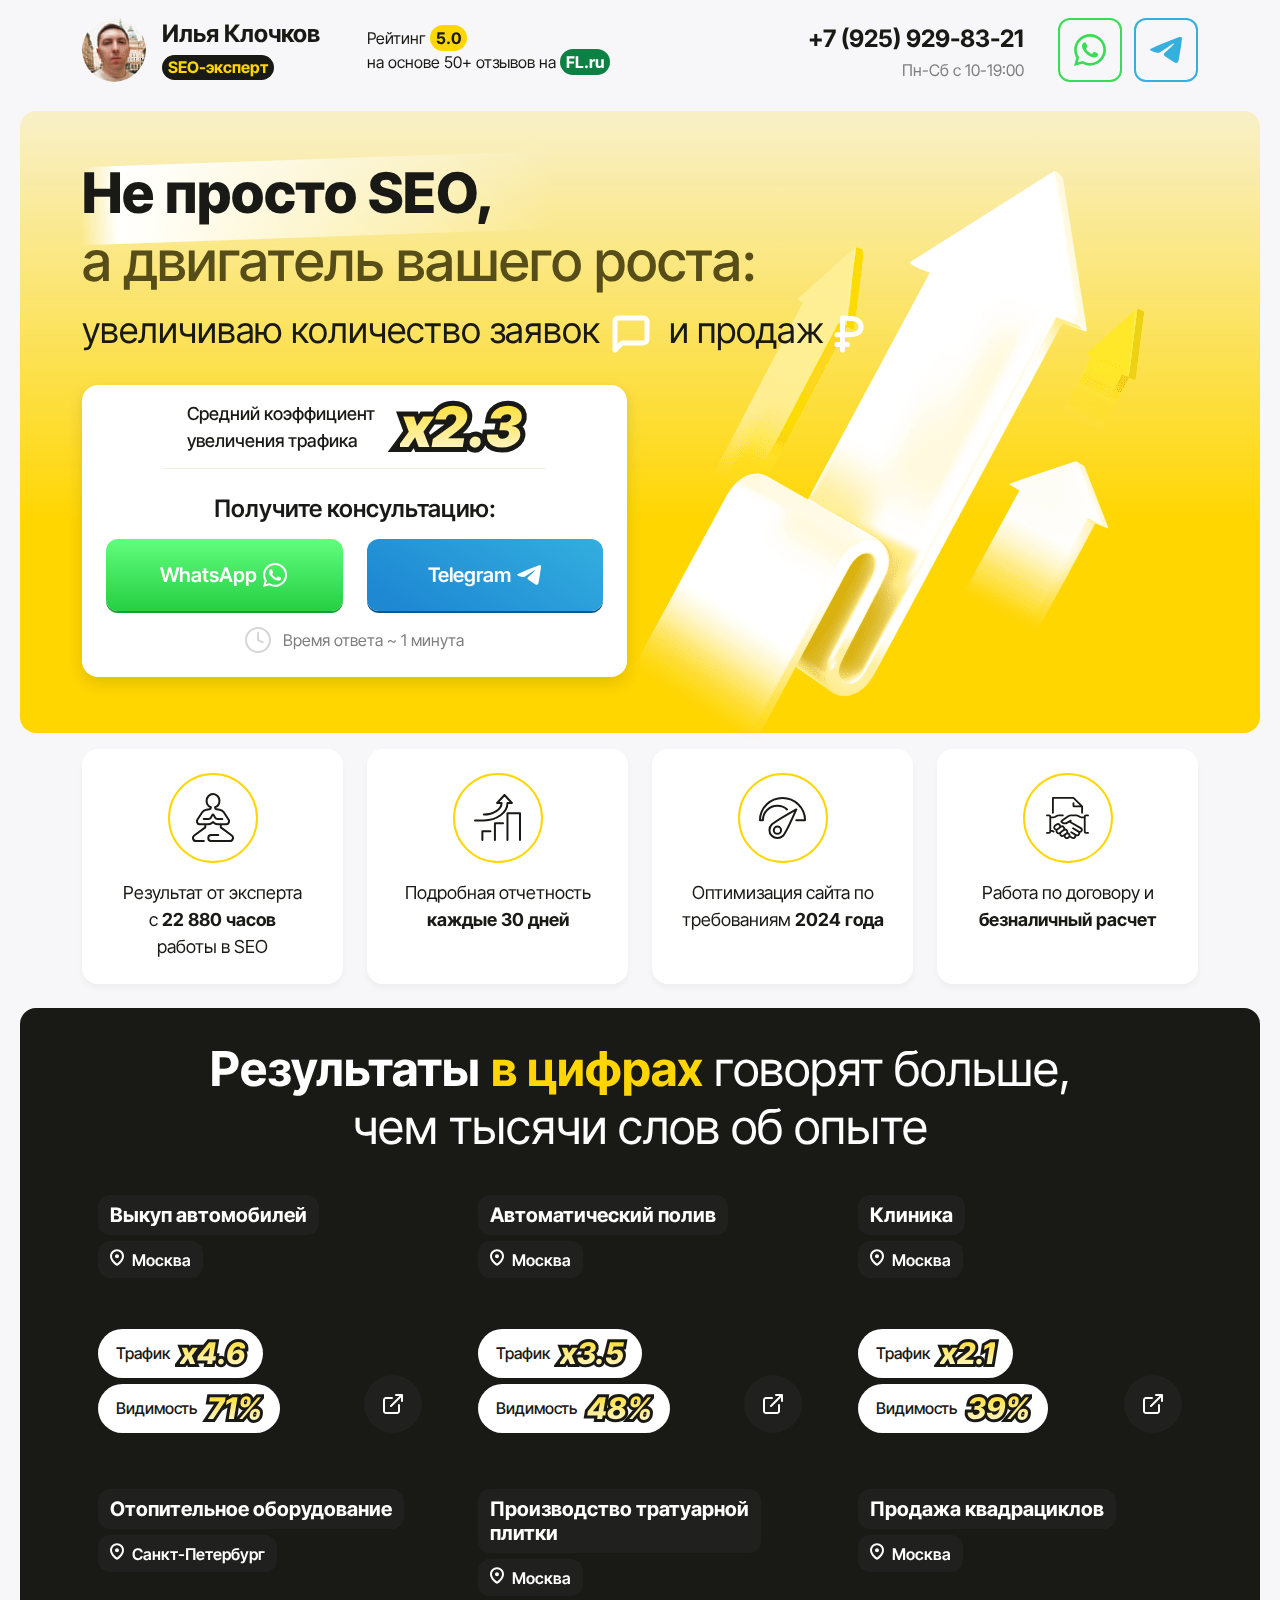
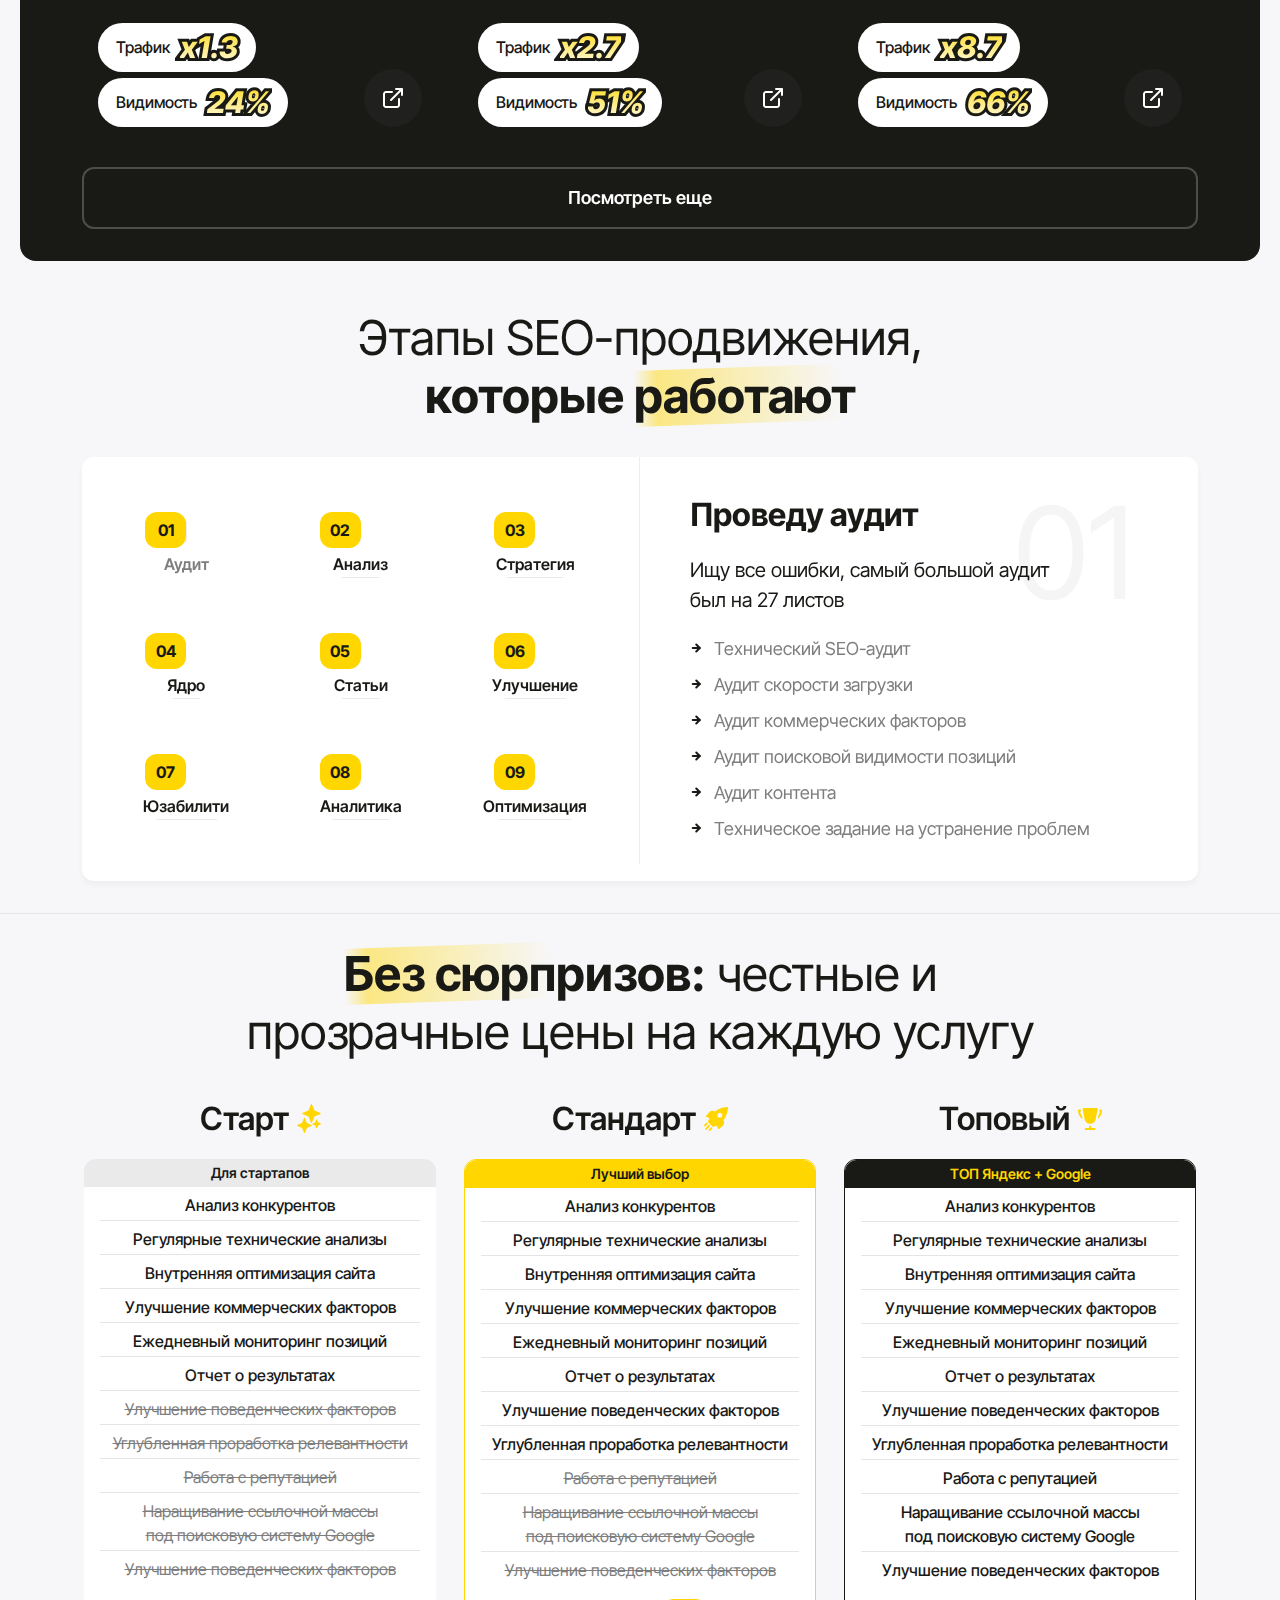
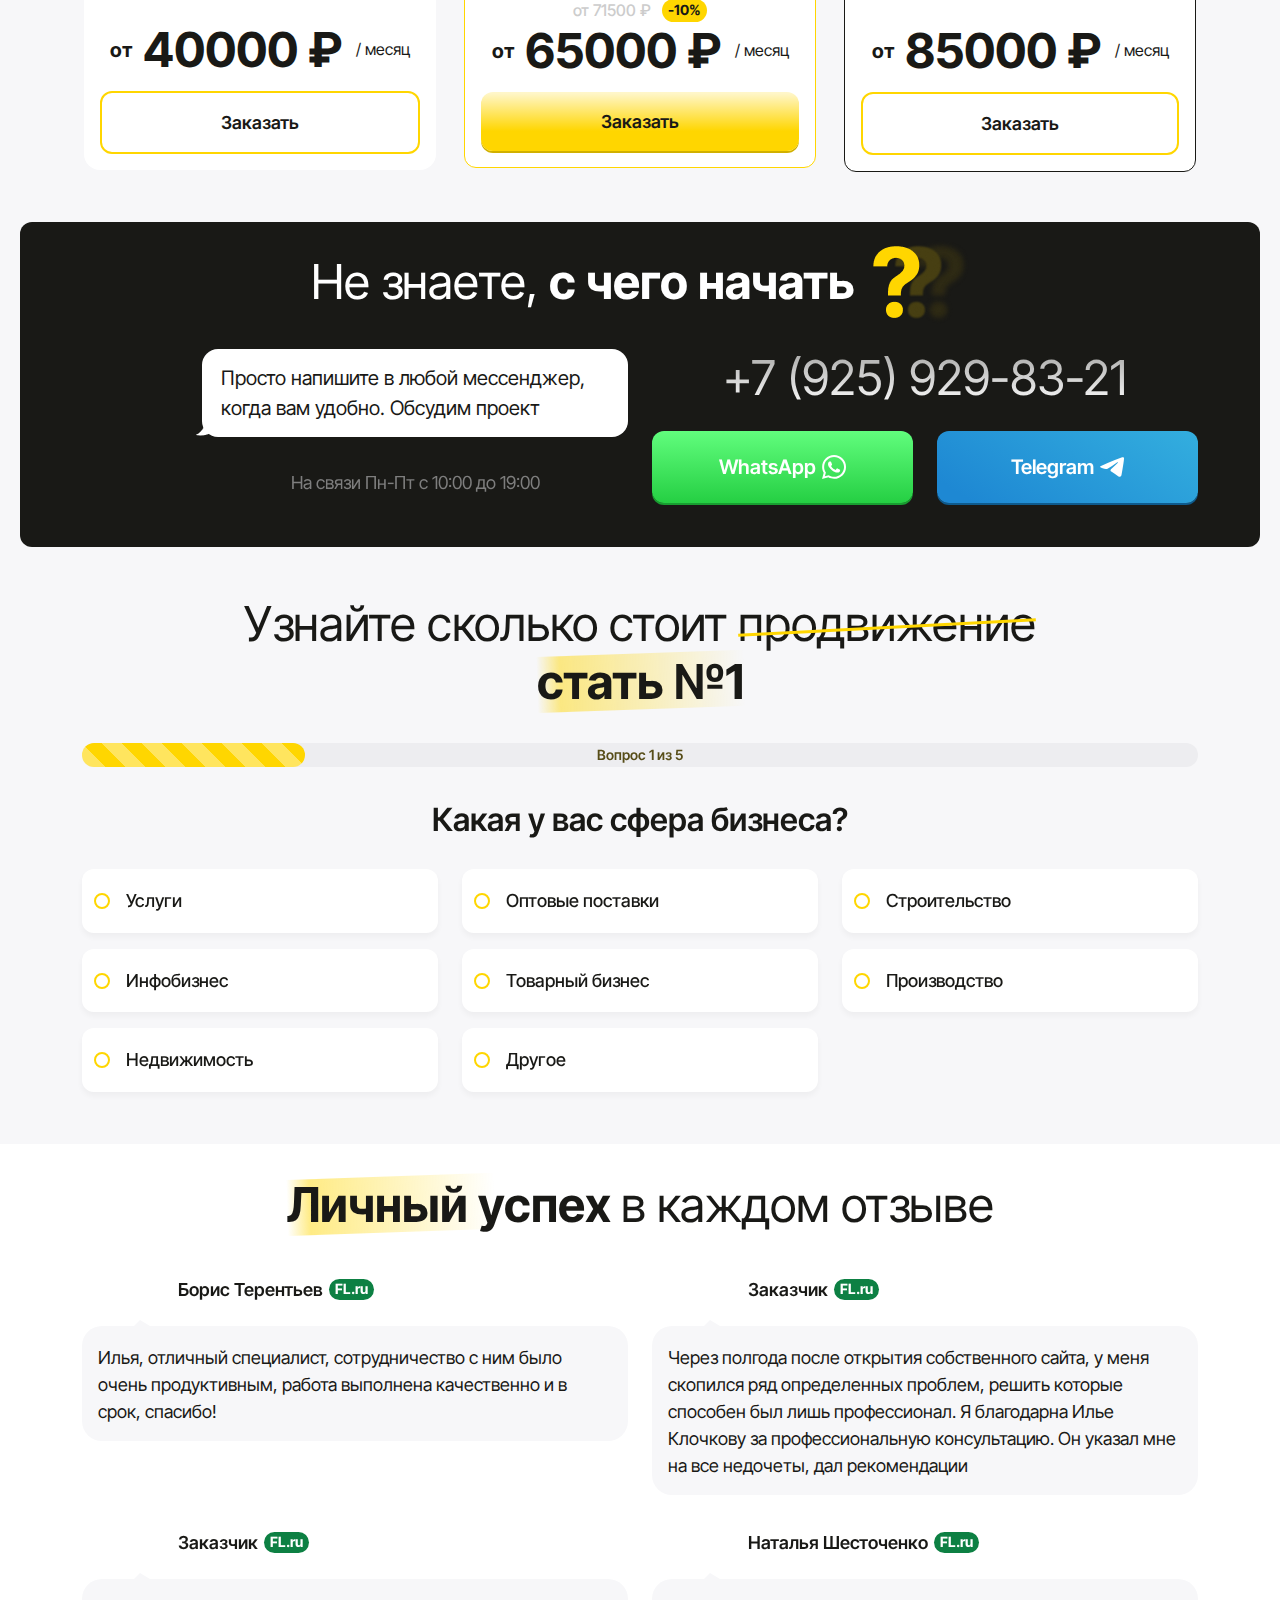
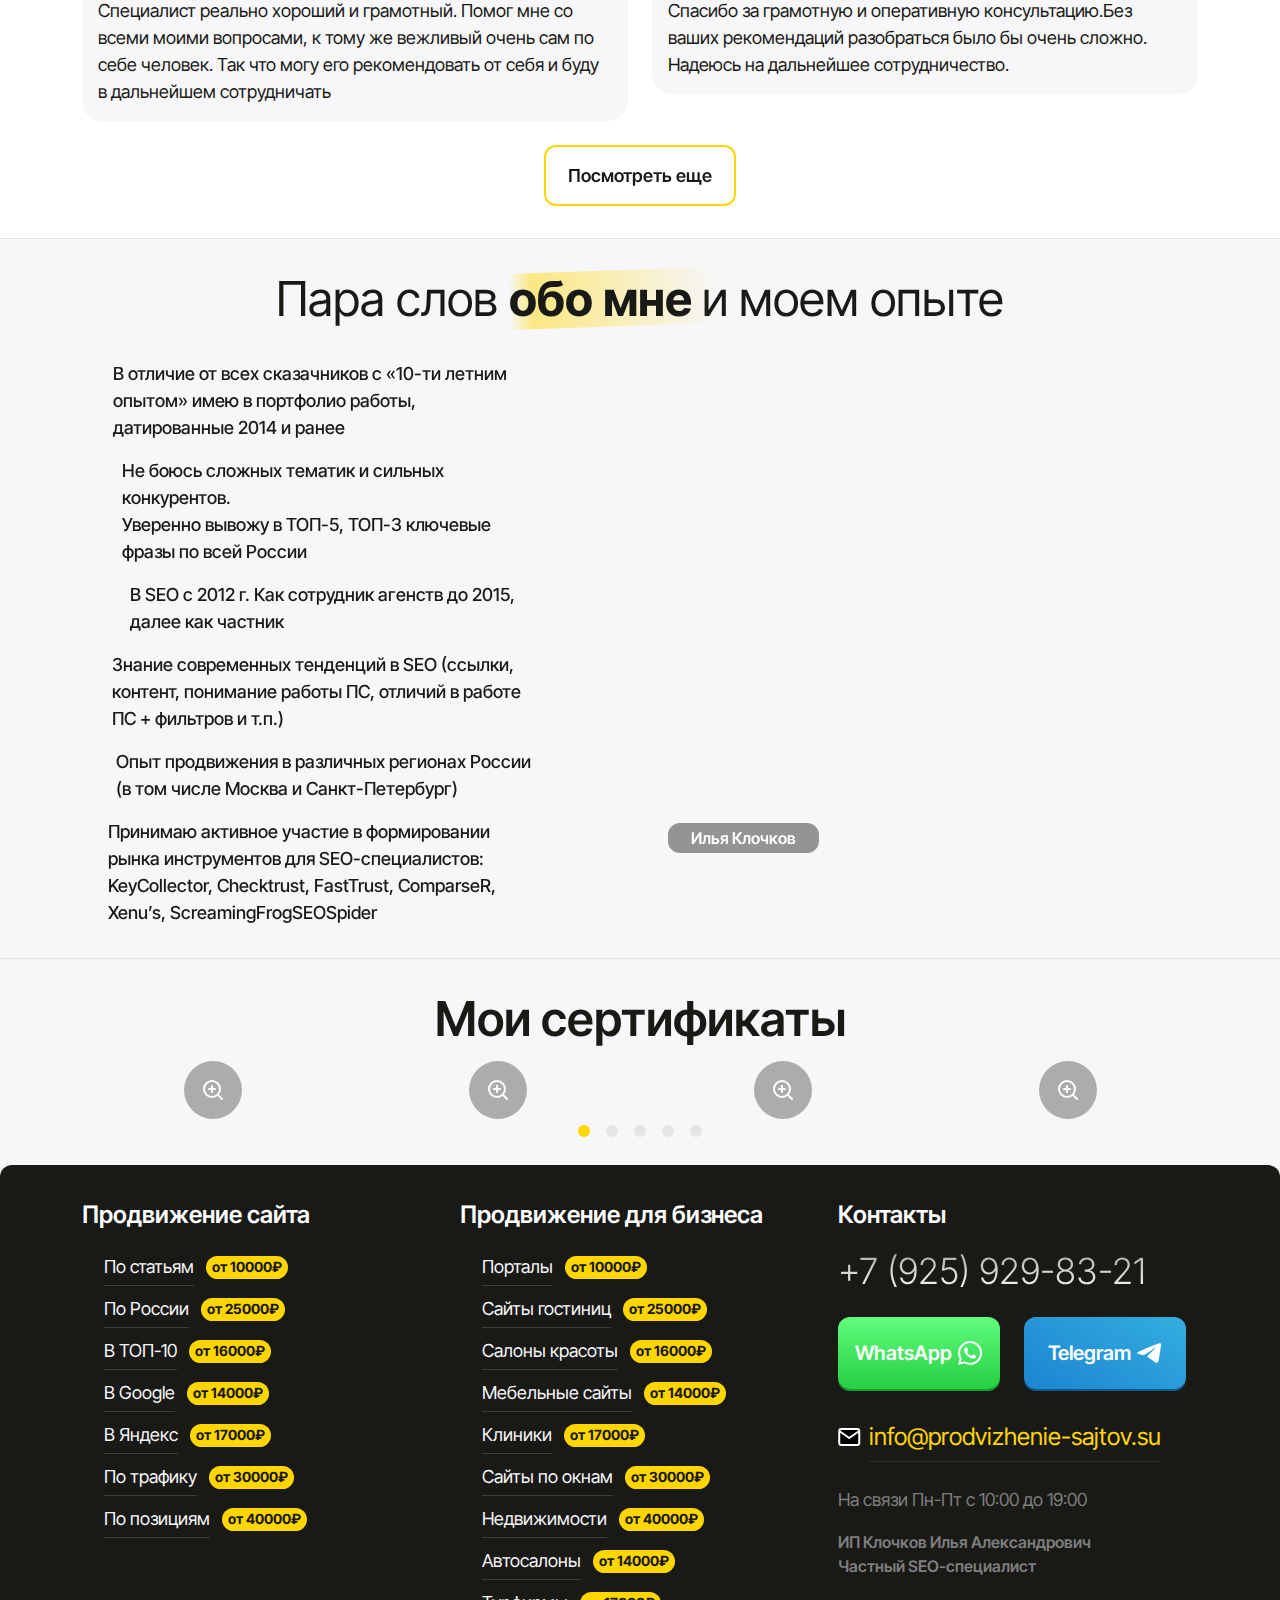
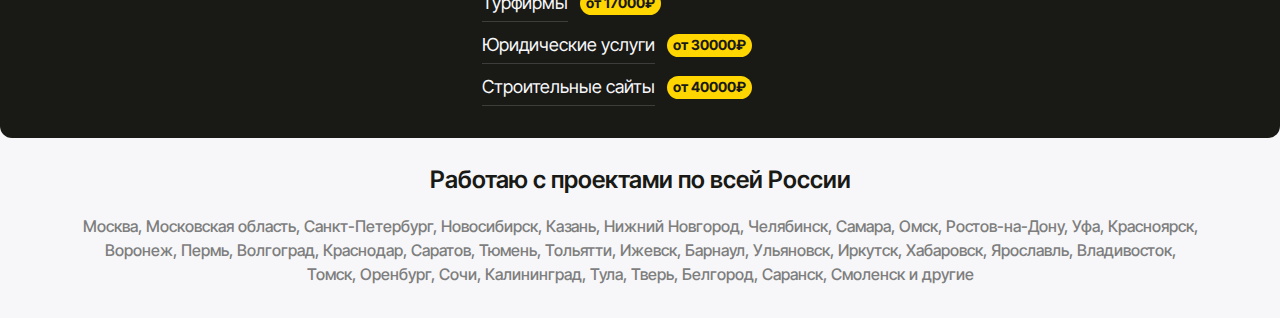
<file: index.html>
<!DOCTYPE html>
<html lang="ru">

<head>
	<meta http-equiv="Content-Type" content="text/html; charset=utf-8">

	<!-- Адаптирование страницы для мобильных устройств -->
	<meta name="viewport" content="width=device-width, initial-scale=1, maximum-scale=1">

	<!-- Запрет распознования номера телефона -->
	<meta name="format-detection" content="telephone=no">
	<meta name="SKYPE_TOOLBAR" content="SKYPE_TOOLBAR_PARSER_COMPATIBLE">

	<!-- Заголовок страницы -->
	<title>SEO-эксперт</title>

	<!-- Подключение шрифтов -->
	<link rel="preconnect" href="https://fonts.googleapis.com">
	<link rel="preconnect" href="https://fonts.gstatic.com" crossorigin>
	<link href="https://fonts.googleapis.com/css2?family=Inter+Tight:ital,wght@0,100..900;1,100..900&display=swap" rel="stylesheet">
	

	<!-- Данное значение часто используют(использовали) поисковые системы -->
	<meta name="description" content="">
	<meta name="keywords" content="">

	<!-- Изменение цвета панели моб. браузера -->
	<meta name="msapplication-TileColor" content="#DE041D">
	<meta name="theme-color" content="#DE041D">


	<!-- Подключение файлов стилей -->
	<link rel="stylesheet" href="css/fancybox.css">
	<link rel="stylesheet" href="css/swiper-bundle.min.css">
	<link rel="stylesheet" href="css/swiper.css">

	<link rel="stylesheet" href="css/styles.css">

	<link rel="stylesheet" href="css/response_1700.css" media="print, (max-width: 1700px)">
	<link rel="stylesheet" href="css/response_1300.css" media="print, (max-width: 1300px)">
	<link rel="stylesheet" href="css/response_1187.css" media="print, (max-width: 1187px)">
	<link rel="stylesheet" href="css/response_1023.css" media="print, (max-width: 1023px)">
	<link rel="stylesheet" href="css/response_767.css" media="print, (max-width: 767px)">
	<link rel="stylesheet" href="css/response_479.css" media="(max-width: 479px)">
</head>

<body>
	<div class="wrap">
		<div class="main">
			
			<header>
				<div class="cont">					
					<div class="header_wrap">
						<div class="header_left">
							<div class="header_author">
								<div class="header_author-photo">
									<img src="images/avatar.jpg" alt="">
								</div>
								<div class="header_author-info">
									<div class="header_author-name">Илья Клочков</div>
									<div class="header_author-post">SEO-эксперт</div>
								</div>
							</div>
							<div class="header_rating">
								<div class="header_rating-text">Рейтинг <span>5.0</span></div>
								<div class="header_rating-text">на основе 50+ отзывов на <a href="#">FL.ru</a></div>
							</div>
						</div>
						<div class="header_right">
							<div class="header-contact">
								<a href="tel:79259298321" class="header_phone">+7 (925) 929-83-21</a>	
								<div class="header_time">Пн-Сб c 10-19:00</div>	
							</div>
							<div class="header_soc">
								<a href="#" class="header_soc-item">
									<svg class="icon1">
										<use xlink:href="images/sprite.svg#whatsapp"></use>
									</svg>									
								</a>
								<a href="#" class="header_soc-item">
									<svg class="icon2">
										<use xlink:href="images/sprite.svg#telegram"></use>
									</svg>
								</a>
							</div>
						</div>
					</div>				
				</div>
			</header>


			<section class="first-section">
				<div class="cont">
					<div class="first-section_info">
						<h1 class="first-section_title">
							<b>Не просто SEO,</b><br>
							а двигатель вашего роста:
						</h1>
						<div class="first-section_text">увеличиваю количество <span> заявок<br> </span>&nbsp; <span> и продаж</span></div>
						<div class="consult">
							<div class="consult_text">Средний коэффициент увеличения трафика <span class="new_text" data-text="x2.3">x2.3</span></div>
							<div class="consult_title">Получите консультацию:</div>
							<div class="consult_btn">
								<a href="#">
									<span>WhatsApp</span>
									<svg class="icon1">
										<use xlink:href="images/sprite.svg#whatsapp2"></use>
									</svg>		
								</a>
								<a href="#">
									<span>Telegram</span>
									<svg class="icon2">
										<use xlink:href="images/sprite.svg#telegram2"></use>
									</svg>		
								</a>
							</div>
							<div class="consult_label">
								<svg class="icon">
									<use xlink:href="images/sprite.svg#clock"></use>
								</svg>	
								<span>Время ответа ~ 1 минута</span>
							</div>
						</div>
					</div>
					<div class="first-section_img">
						<img data-src="images/first-section_img.png" alt="" class="lozad">
						<img data-src="images/first-section_img2.png" alt="" class="lozad">
					</div>
				</div>
			</section>

			<section class="advantages block">
				<div class="cont">
					<div class="advantages_items">
						<div class="advantages_item">
							<div class="advantages_item-icon">
								<svg class="icon icon1">
									<use xlink:href="images/sprite.svg#advantages1"></use>
								</svg>	
							</div>
							<div class="advantages_item-title">Результат от эксперта <br>c <b>22 880 часов </b><br>работы в SEO</div>
						</div>
						<div class="advantages_item">
							<div class="advantages_item-icon">
								<svg class="icon icon2">
									<use xlink:href="images/sprite.svg#advantages2"></use>
								</svg>	
							</div>
							<div class="advantages_item-title">Подробная отчетность<br> <b>каждые 30 дней</b></div>
						</div>
						<div class="advantages_item">
							<div class="advantages_item-icon">
								<svg class="icon icon3">
									<use xlink:href="images/sprite.svg#advantages3"></use>
								</svg>	
							</div>
							<div class="advantages_item-title">Оптимизация сайта по<br>	требованиям <b>2024 года</b></div>
						</div>
						<div class="advantages_item">
							<div class="advantages_item-icon">
								<svg class="icon icon4">
									<use xlink:href="images/sprite.svg#advantages4"></use>
								</svg>	
							</div>
							<div class="advantages_item-title">Работа по договору и<br> <b>безналичный расчет</b></div>
						</div>
					</div>
				</div>
			</section>

			<section class="result block">
				<div class="cont">
					<h2 class="result_title title_white"><b>Результаты</b> <span class="yellow">в цифрах</span> говорят больше,<br> чем тысячи слов об опыте</h2>
					<div class="result_items">
						<div class="result_item">
							<div class="result_item-img">
								<img data-src="images/result1.jpg" alt="" class="lozad">
							</div>
							<div class="result_item-top">
								<div class="result_item-title">Выкуп автомобилей</div>
								<div class="result_item-adress">
									<svg class="icon">
										<use xlink:href="images/sprite.svg#location"></use>
									</svg>	
									<span>Москва</span>
								</div>
							</div>
							<div class="result_item-bottom">
								<div class="result_item-label">Трафик <span class="new_text" data-text="x4.6">x4.6</span> </div>
								<div class="result_item-label">Видимость <span  class="new_text" data-text="71%">71%</span> </div>
							</div>
							<a href="#" class="result_item-link">
								<svg class="icon-link">
									<use xlink:href="images/sprite.svg#link"></use>
								</svg>	
							</a>
						</div>
						<div class="result_item">
							<div class="result_item-img">
								<img data-src="images/result2.jpg" alt="" class="lozad">
							</div>
							<div class="result_item-top">
								<div class="result_item-title">Автоматический полив</div>
								<div class="result_item-adress">
									<svg class="icon">
										<use xlink:href="images/sprite.svg#location"></use>
									</svg>	
									<span>Москва</span>
								</div>
							</div>
							<div class="result_item-bottom">
								<div class="result_item-label">Трафик <span class="new_text" data-text="x3.5">x3.5</span> </div>
								<div class="result_item-label">Видимость <span class="new_text" data-text="48%">48%</span> </div>
							</div>
							<a href="#" class="result_item-link">
								<svg class="icon-link">
									<use xlink:href="images/sprite.svg#link"></use>
								</svg>	
							</a>
						</div>
						<div class="result_item">
							<div class="result_item-img">
								<img data-src="images/result3.jpg" alt="" class="lozad">
							</div>
							<div class="result_item-top">
								<div class="result_item-title">Клиника</div>
								<div class="result_item-adress">
									<svg class="icon">
										<use xlink:href="images/sprite.svg#location"></use>
									</svg>	
									<span>Москва</span>
								</div>
							</div>
							<div class="result_item-bottom">
								<div class="result_item-label">Трафик <span class="new_text" data-text="x2.1">x2.1</span> </div>
								<div class="result_item-label">Видимость <span class="new_text" data-text="39%">39%</span> </div>
							</div>
							<a href="#" class="result_item-link">
								<svg class="icon-link">
									<use xlink:href="images/sprite.svg#link"></use>
								</svg>	
							</a>
						</div>
						<div class="result_item">
							<div class="result_item-img">
								<img data-src="images/result4.jpg" alt="" class="lozad">
							</div>
							<div class="result_item-top">
								<div class="result_item-title">Отопительное оборудование</div>
								<div class="result_item-adress">
									<svg class="icon">
										<use xlink:href="images/sprite.svg#location"></use>
									</svg>	
									<span>Санкт-Петербург</span>
								</div>
							</div>
							<div class="result_item-bottom">
								<div class="result_item-label">Трафик <span class="new_text" data-text="x1.3">x1.3</span> </div>
								<div class="result_item-label">Видимость <span class="new_text" data-text="24%">24%</span> </div>
							</div>
							<a href="#" class="result_item-link">
								<svg class="icon-link">
									<use xlink:href="images/sprite.svg#link"></use>
								</svg>	
							</a>
						</div>
						<div class="result_item">
							<div class="result_item-img">
								<img data-src="images/result5.jpg" alt="" class="lozad">
							</div>
							<div class="result_item-top">
								<div class="result_item-title">Производство тратуарной<br> плитки</div>
								<div class="result_item-adress">
									<svg class="icon">
										<use xlink:href="images/sprite.svg#location"></use>
									</svg>	
									<span>Москва</span>
								</div>
							</div>
							<div class="result_item-bottom">
								<div class="result_item-label">Трафик <span class="new_text" data-text="x2.7">x2.7</span> </div>
								<div class="result_item-label">Видимость <span class="new_text" data-text="51%">51%</span> </div>
							</div>
							<a href="#" class="result_item-link">
								<svg class="icon-link">
									<use xlink:href="images/sprite.svg#link"></use>
								</svg>	
							</a>
						</div>
						<div class="result_item">
							<div class="result_item-img">
								<img data-src="images/result6.jpg" alt="" class="lozad">
							</div>
							<div class="result_item-top">
								<div class="result_item-title">Продажа квадрациклов</div>
								<div class="result_item-adress">
									<svg class="icon">
										<use xlink:href="images/sprite.svg#location"></use>
									</svg>	
									<span>Москва</span>
								</div>
							</div>
							<div class="result_item-bottom">
								<div class="result_item-label">Трафик <span class="new_text" data-text="x8.7">x8.7</span> </div>
								<div class="result_item-label">Видимость <span class="new_text" data-text="66%">66%</span> </div>
							</div>
							<a href="#" class="result_item-link">
								<svg class="icon-link">
									<use xlink:href="images/sprite.svg#link"></use>
								</svg>	
							</a>
						</div>
						<a href="#" class="link-more result_btn link-more-result">Посмотреть еще</a>
						<div class="result_item hide">
							<div class="result_item-img">
								<img data-src="images/result5.jpg" alt="" class="lozad">
							</div>
							<div class="result_item-top">
								<div class="result_item-title">Производство тратуарной<br> плитки</div>
								<div class="result_item-adress">
									<svg class="icon">
										<use xlink:href="images/sprite.svg#location"></use>
									</svg>	
									<span>Москва</span>
								</div>
							</div>
							<div class="result_item-bottom">
								<div class="result_item-label">Трафик <span class="new_text" data-text="x2.7">x2.7</span> </div>
								<div class="result_item-label">Видимость <span class="new_text" data-text="51%">51%</span> </div>
							</div>
							<a href="#" class="result_item-link">
								<svg class="icon-link">
									<use xlink:href="images/sprite.svg#link"></use>
								</svg>	
							</a>
						</div>
						<div class="result_item hide">
							<div class="result_item-img">
								<img data-src="images/result6.jpg" alt="" class="lozad">
							</div>
							<div class="result_item-top">
								<div class="result_item-title">Продажа квадрациклов</div>
								<div class="result_item-adress">
									<svg class="icon">
										<use xlink:href="images/sprite.svg#location"></use>
									</svg>	
									<span>Москва</span>
								</div>
							</div>
							<div class="result_item-bottom">
								<div class="result_item-label">Трафик <span class="new_text" data-text="x8.7">x8.7</span> </div>
								<div class="result_item-label">Видимость <span class="new_text" data-text="66%">66%</span> </div>
							</div>
							<a href="#" class="result_item-link">
								<svg class="icon-link">
									<use xlink:href="images/sprite.svg#link"></use>
								</svg>	
							</a>
						</div>
					</div>
				</div>
			</section>

			<section class="stage block">
				<div class="cont">
					<h2 class="stage_title title">Этапы SEO-продвижения, <br><b>которые <span>работают</span></b></h2>
					<div class="stage_wrap tabs_container">
						<div class="stage_items tabs">
							<button class="active stage_item" data-content="#tab1" data-level="level1">
								<span class="stage_item-icon">
									<img data-src="images/stage1.png" alt="" class="lozad" >
								</span>
								<span class="stage_item-title">Аудит</span>	
							</button>
							<button class="stage_item" data-content="#tab2" data-level="level1" >
								<span class="stage_item-icon">
									<img data-src="images/stage2.png" alt="" class="lozad">
								</span>
								<span class="stage_item-title">Анализ</span>	
							</button>
							<button class="stage_item" data-content="#tab3" data-level="level1">
								<span class="stage_item-icon">
									<img data-src="images/stage3.png" alt="" class="lozad" >
								</span>
								<span class="stage_item-title">Стратегия</span>	
							</button>
							<button class="stage_item" data-content="#tab4" data-level="level1" >
								<span class="stage_item-icon">
									<img data-src="images/stage4.png" alt="" class="lozad" >
								</span>
								<span class="stage_item-title">Ядро</span>	
							</button>
							<button class="stage_item" data-content="#tab5" data-level="level1" >
								<span class="stage_item-icon">
									<img data-src="images/stage5.png" alt="" class="lozad">
								</span>
								<span class="stage_item-title">Статьи</span>	
							</button>
							<button class="stage_item" data-content="#tab6" data-level="level1" >
								<span class="stage_item-icon">
									<img data-src="images/stage6.png" alt="" class="lozad">
								</span>
								<span class="stage_item-title">Улучшение</span>	
							</button>
							<button class="stage_item" data-content="#tab7" data-level="level1">
								<span class="stage_item-icon">
									<img data-src="images/stage7.png" alt="" class="lozad">
								</span>
								<span class="stage_item-title">Юзабилити</span>	
							</button>
							<button class="stage_item" data-content="#tab8" data-level="level1" >
								<span class="stage_item-icon">
									<img data-src="images/stage8.png" alt="" class="lozad" >
								</span>
								<span class="stage_item-title">Аналитика</span>	
							</button>
							<button class="stage_item" data-content="#tab9" data-level="level1" >
								<span class="stage_item-icon">
									<img data-src="images/stage9.png" alt="" class="lozad" >
								</span>
								<span class="stage_item-title">Оптимизация</span>	
							</button>							
						</div>

						<div class="tab_content level1 active" id="tab1">										
							<div class="stage_list">
								<div class="stage_list-title">Проведу аудит</div>
								<div class="stage_list-text">Ищу все ошибки, самый большой аудит <br>был на 27 листов</div>
								<ul>
									<li>Технический SEO-аудит</li>
									<li>Аудит скорости загрузки</li>
									<li>Аудит коммерческих факторов</li>
									<li>Аудит поисковой видимости позиций</li>
									<li>Аудит контента</li>
									<li>Техническое задание на устранение проблем</li>
								</ul>
								<div class="stage_list-number">01</div>
							</div>																	
						</div>

						<div class="tab_content level1" id="tab2">
							<div class="stage_list">
								<div class="stage_list-title">Проведу аудит2</div>
								<div class="stage_list-text">Ищу все ошибки, самый большой аудит <br>был на 27 листов</div>
								<ul>
									<li>Технический SEO-аудит</li>
									<li>Аудит скорости загрузки</li>
									<li>Аудит коммерческих факторов</li>
									<li>Аудит поисковой видимости позиций</li>
									<li>Аудит контента</li>
									<li>Техническое задание на устранение проблем</li>
								</ul>
								<div class="stage_list-number">02</div>
							</div>
						</div>


						<div class="tab_content level1" id="tab3">
							<div class="stage_list">
								<div class="stage_list-title">Проведу аудит3</div>
								<div class="stage_list-text">Ищу все ошибки, самый большой аудит <br>был на 27 листов</div>
								<ul>
									<li>Технический SEO-аудит</li>
									<li>Аудит скорости загрузки</li>
									<li>Аудит коммерческих факторов</li>
									<li>Аудит поисковой видимости позиций</li>
									<li>Аудит контента</li>
									<li>Техническое задание на устранение проблем</li>
								</ul>
								<div class="stage_list-number">03</div>
							</div>
						</div>

						<div class="tab_content level1" id="tab4">
							<div class="stage_list">
								<div class="stage_list-title">Проведу аудит4</div>
								<div class="stage_list-text">Ищу все ошибки, самый большой аудит <br>был на 27 листов</div>
								<ul>
									<li>Технический SEO-аудит</li>
									<li>Аудит скорости загрузки</li>
									<li>Аудит коммерческих факторов</li>
									<li>Аудит поисковой видимости позиций</li>
									<li>Аудит контента</li>
									<li>Техническое задание на устранение проблем</li>
								</ul>
								<div class="stage_list-number">04</div>
							</div>
						</div>

						<div class="tab_content level1" id="tab5">
							<div class="stage_list">
								<div class="stage_list-title">Проведу аудит5</div>
								<div class="stage_list-text">Ищу все ошибки, самый большой аудит <br>был на 27 листов</div>
								<ul>
									<li>Технический SEO-аудит</li>
									<li>Аудит скорости загрузки</li>
									<li>Аудит коммерческих факторов</li>
									<li>Аудит поисковой видимости позиций</li>
									<li>Аудит контента</li>
									<li>Техническое задание на устранение проблем</li>
								</ul>
								<div class="stage_list-number">05</div>
							</div>
						</div>

						<div class="tab_content level1" id="tab6">
							<div class="stage_list">
								<div class="stage_list-title">Проведу аудит6</div>
								<div class="stage_list-text">Ищу все ошибки, самый большой аудит <br>был на 27 листов</div>
								<ul>
									<li>Технический SEO-аудит</li>
									<li>Аудит скорости загрузки</li>
									<li>Аудит коммерческих факторов</li>
									<li>Аудит поисковой видимости позиций</li>
									<li>Аудит контента</li>
									<li>Техническое задание на устранение проблем</li>
								</ul>
								<div class="stage_list-number">06</div>
							</div>
						</div>

						<div class="tab_content level1" id="tab7">
							<div class="stage_list">
								<div class="stage_list-title">Проведу аудит7</div>
								<div class="stage_list-text">Ищу все ошибки, самый большой аудит <br>был на 27 листов</div>
								<ul>
									<li>Технический SEO-аудит</li>
									<li>Аудит скорости загрузки</li>
									<li>Аудит коммерческих факторов</li>
									<li>Аудит поисковой видимости позиций</li>
									<li>Аудит контента</li>
									<li>Техническое задание на устранение проблем</li>
								</ul>
								<div class="stage_list-number">07</div>
							</div>
						</div>

						<div class="tab_content level1" id="tab8">
							<div class="stage_list">
								<div class="stage_list-title">Проведу аудит8</div>
								<div class="stage_list-text">Ищу все ошибки, самый большой аудит <br>был на 27 листов</div>
								<ul>
									<li>Технический SEO-аудит</li>
									<li>Аудит скорости загрузки</li>
									<li>Аудит коммерческих факторов</li>
									<li>Аудит поисковой видимости позиций</li>
									<li>Аудит контента</li>
									<li>Техническое задание на устранение проблем</li>
								</ul>
								<div class="stage_list-number">08</div>
							</div>
						</div>

						<div class="tab_content level1" id="tab9">
							<div class="stage_list">
								<div class="stage_list-title">Проведу аудит9</div>
								<div class="stage_list-text">Ищу все ошибки, самый большой аудит <br>был на 27 листов</div>
								<ul>
									<li>Технический SEO-аудит</li>
									<li>Аудит скорости загрузки</li>
									<li>Аудит коммерческих факторов</li>
									<li>Аудит поисковой видимости позиций</li>
									<li>Аудит контента</li>
									<li>Техническое задание на устранение проблем</li>
								</ul>
								<div class="stage_list-number">09</div>
							</div>
						</div>				
					</div>
				</div>
			</section>

			<section class="step block">
				<div class="cont">
					<h2 class="stage_title title">Этапы SEO-продвижения, <br><b>которые <span>работают</span></b></h2>
					<div class="step_wrap">
						<div class="step_items">
							<div class="step_item">
								<div class="step_item-icon">
									<img data-src="images/stage1.png" alt="" class="lozad" width="240" height="180">
								</div>
								<div class="step_list">
									<h3 class="step_list-title">Проведу аудит</h3>
									<div class="step_list-text">Ищу все ошибки, самый большой аудит был на 27 листов</div>
									<ul class="hide">
										<li>Технический SEO-аудит</li>
										<li>Аудит скорости загрузки</li>
										<li>Аудит коммерческих факторов</li>
										<li>Аудит поисковой видимости позиций</li>
										<li>Аудит контента</li>
										<li>Техническое задание на устранение проблем</li>																				
									</ul>	
									<a href="#" class="content_toggle">
										<svg class="icon">
											<use xlink:href="images/sprite.svg#arrow3" ></use>
										</svg>	
									</a>									
								</div>	
							</div>
							<div class="step_item">
								<div class="step_item-icon">
									<img data-src="images/stage2.png" alt="" class="lozad" width="240" height="192">
								</div>
								<div class="step_list">
									<h3 class="step_list-title">Проведу аудит</h3>
									<div class="step_list-text">Ищу все ошибки, самый большой аудит был на 27 листов</div>
									<ul class="hide">
										<li>Технический SEO-аудит</li>
										<li>Аудит скорости загрузки</li>
										<li>Аудит коммерческих факторов</li>
										<li>Аудит поисковой видимости позиций</li>																			
										<li>Аудит контента</li>
										<li>Техническое задание на устранение проблем</li>																					
									</ul>	
									<a href="#" class="content_toggle">
										<svg class="icon">
											<use xlink:href="images/sprite.svg#arrow3"></use>
										</svg>	
									</a>									
								</div>	
							</div>
							<div class="step_item">
								<div class="step_item-icon">
									<img data-src="images/stage3.png" alt="" class="lozad" width="240" height="180">
								</div>
								<div class="step_list">
									<h3 class="step_list-title">Проведу аудит</h3>
									<div class="step_list-text">Ищу все ошибки, самый большой аудит был на 27 листов</div>
									<ul>
										<li>Технический SEO-аудит</li>
										<li>Аудит скорости загрузки</li>
										<li>Аудит коммерческих факторов</li>
										<li>Аудит поисковой видимости позиций</li>
										<li>Аудит контента</li>
										<li>Техническое задание на устранение проблем</li>
									</ul>
								</div>	
							</div>
							<div class="step_item">
								<div class="step_item-icon">
									<img data-src="images/stage4.png" alt="" class="lozad" width="240" height="180">
								</div>
								<div class="step_list">
									<h3 class="step_list-title">Проведу аудит</h3>
									<div class="step_list-text">Ищу все ошибки, самый большой аудит был на 27 листов</div>
									<ul>
										<li>Технический SEO-аудит</li>
										<li>Аудит скорости загрузки</li>
										<li>Аудит коммерческих факторов</li>
										<li>Аудит поисковой видимости позиций</li>
										<li>Аудит контента</li>
										<li>Техническое задание на устранение проблем</li>
									</ul>
								</div>	
							</div>
							<div class="step_item">
								<div class="step_item-icon">
									<img data-src="images/stage5.png" alt="" class="lozad" width="240" height="180">
								</div>
								<div class="step_list">
									<h3 class="step_list-title">Проведу аудит</h3>
									<div class="step_list-text">Ищу все ошибки, самый большой аудит был на 27 листов</div>
									<ul>
										<li>Технический SEO-аудит</li>
										<li>Аудит скорости загрузки</li>
										<li>Аудит коммерческих факторов</li>
										<li>Аудит поисковой видимости позиций</li>
										<li>Аудит контента</li>
										<li>Техническое задание на устранение проблем</li>
									</ul>
								</div>	
							</div>
							<div class="step_item">
								<div class="step_item-icon">
									<img data-src="images/stage6.png" alt="" class="lozad" width="240" height="180">
								</div>
								<div class="step_list">
									<h3 class="step_list-title">Проведу аудит</h3>
									<div class="step_list-text">Ищу все ошибки, самый большой аудит был на 27 листов</div>
									<ul>
										<li>Технический SEO-аудит</li>
										<li>Аудит скорости загрузки</li>
										<li>Аудит коммерческих факторов</li>
										<li>Аудит поисковой видимости позиций</li>
										<li>Аудит контента</li>
										<li>Техническое задание на устранение проблем</li>
									</ul>
								</div>	
							</div>
							<div class="step_item">
								<div class="step_item-icon">
									<img data-src="images/stage7.png" alt="" class="lozad" width="240" height="180">
								</div>
								<div class="step_list">
									<h3 class="step_list-title">Проведу аудит</h3>
									<div class="step_list-text">Ищу все ошибки, самый большой аудит был на 27 листов</div>
									<ul>
										<li>Технический SEO-аудит</li>
										<li>Аудит скорости загрузки</li>
										<li>Аудит коммерческих факторов</li>
										<li>Аудит поисковой видимости позиций</li>
										<li>Аудит контента</li>
										<li>Техническое задание на устранение проблем</li>
									</ul>
								</div>	
							</div>
							<div class="step_item">
								<div class="step_item-icon">
									<img data-src="images/stage8.png" alt="" class="lozad" width="240" height="180">
								</div>
								<div class="step_list">
									<h3 class="step_list-title">Проведу аудит</h3>
									<div class="step_list-text">Ищу все ошибки, самый большой аудит был на 27 листов</div>
									<ul>
										<li>Технический SEO-аудит</li>
										<li>Аудит скорости загрузки</li>
										<li>Аудит коммерческих факторов</li>
										<li>Аудит поисковой видимости позиций</li>
										<li>Аудит контента</li>
										<li>Техническое задание на устранение проблем</li>
									</ul>
								</div>	
							</div>
							<div class="step_item">
								<div class="step_item-icon">
									<img data-src="images/stage9.png" alt="" class="lozad" width="240" height="180">
								</div>
								<div class="step_list">
									<h3 class="step_list-title">Проведу аудит</h3>
									<div class="step_list-text">Ищу все ошибки, самый большой аудит был на 27 листов</div>
									<ul>
										<li>Технический SEO-аудит</li>
										<li>Аудит скорости загрузки</li>
										<li>Аудит коммерческих факторов</li>
										<li>Аудит поисковой видимости позиций</li>
										<li>Аудит контента</li>
										<li>Техническое задание на устранение проблем</li>
									</ul>
								</div>	
							</div>
						</div>		
					</div>									
				</div>
			</section>

			<section class="price block">
				<div class="cont">
					<h2 class="price_title title"><b><span>Без сюрпризов:</span></b> честные и <br>прозрачные цены на каждую услугу</h2>
					<div class="swiper">
						<div class="swiper-pagination"></div>
						<div class="swiper-wrapper">
							<div class="swiper-slide">
								<div class="price_item bot">
									<div class="price_item-title">
										<span>Старт</span>
										<svg class="icon">
											<use xlink:href="images/sprite.svg#price1"></use>
										</svg>	
									</div>
									<div class="price_item-box">
										<div class="price_item-label">Для стартапов</div>
										<ul>
											<li>Анализ конкурентов</li>
											<li>Регулярные технические анализы</li>
											<li>Внутренняя оптимизация сайта</li>
											<li>Улучшение коммерческих факторов</li>
											<li>Ежедневный мониторинг позиций</li>
											<li>Отчет о результатах</li>
											<li><del>Улучшение поведенческих факторов</del></li>
											<li><del>Углубленная проработка релевантности</del></li>
											<li><del>Работа с репутацией</del></li>
											<li><del>Наращивание ссылочной массы<br> под поисковую систему Google</del></li>
											<li><del>Улучшение поведенческих факторов</del></li>
										</ul>
										<div class="price_item-bottom">
											<div class="price_item-info">
												<div class="price_item-text"><b>от</b>&nbsp;40000&nbsp;₽&nbsp;<span>&nbsp;/&nbsp;месяц</span> </div>	
											</div>	
											<form id="form1">
												<div class="line">
													<div class="field">											
														<input type="tel" name="phone" placeholder="Введите номер телефона">
														<svg class="input_icon">
															<use xlink:href="images/sprite.svg#phone"></use>
														</svg>	
														<div class="error_text">Заполните номер телефона</div>
													</div>
												</div>
												<input type="hidden" name="title" value="Старт">
											</form>
											<a href="#" class="price_item-btn"><span>Заказать</span></a>	
										</div>		
										<div class="load" style="display: none;">
											<span>Подождите...</span>
											<div class="loader"></div>
										</div>
										<div class="success" style="display: none;">
											<div class="quiz_form-title">Заявка успешно отправлена!</div>
											<div class="quiz_form-text">Свяжусь с вами в течение 5 минут.<br> Время работы Пн-Сб с 10:00 до 19:00.<br>
												Не хотите ждать? Напишите мне в<br> <a href="#"><span>WhatsApp</span> <img src="images/whatsapp.svg" alt=""></a> или <a href="#"><span>Telegram</span> <img src="images/telegram.svg" alt=""></a>
											</div>	
											<svg class="quiz_wrap-icon">
												<use xlink:href="images/sprite.svg#success"></use>
											</svg>
										</div>
										<div class="error" style="display: none;">
											<div class="quiz_form-title">Ошибка при отправке!</div>
											<div class="quiz_form-text">
												Напишите мне в<br> <a href="#"><span>WhatsApp</span> <img src="images/whatsapp.svg" alt=""></a> или <a href="#"><span>Telegram</span> <img src="images/telegram.svg" alt=""></a>
											</div>	
											<svg class="quiz_wrap-icon">
												<use xlink:href="images/sprite.svg#error"></use>
											</svg>
										</div>
									</div>
								</div>
							</div>
							<div class="swiper-slide">
								<div class="price_item active">
									<div class="price_item-title">
										<span>Стандарт</span>
										<svg class="icon">
											<use xlink:href="images/sprite.svg#price2"></use>
										</svg>	
									</div>
									<div class="price_item-box">
										<div class="price_item-label">Лучший выбор</div>
										<ul>
											<li>Анализ конкурентов</li>
											<li>Регулярные технические анализы</li>
											<li>Внутренняя оптимизация сайта</li>
											<li>Улучшение коммерческих факторов</li>
											<li>Ежедневный мониторинг позиций</li>
											<li>Отчет о результатах</li>
											<li>Улучшение поведенческих факторов</li>
											<li>Углубленная проработка релевантности</li>
											<li><del>Работа с репутацией</del></li>
											<li><del>Наращивание ссылочной массы<br> под поисковую систему Google</del></li>
											<li><del>Улучшение поведенческих факторов</del></li>
										</ul>
										<div class="price_item-bottom">
											<div class="price_item-info">
												<div class="price_item-sale">от 71500 ₽ <span>-10%</span></div>
												<div class="price_item-text"><b>от</b>&nbsp;65000&nbsp;₽&nbsp;<span>&nbsp;/&nbsp;месяц</span> </div>	
											</div>								
											<form  id="form2">
												<div class="line">
													<div class="field">
														<input type="tel" name="phone" placeholder="Введите номер телефона">
														<svg class="input_icon">
															<use xlink:href="images/sprite.svg#phone"></use>
														</svg>	
														<div class="error_text">Заполните номер телефона</div>
													</div>
												</div>
												<input type="hidden" name="title" value="Стандарт">
											</form>
											<a href="#" class="price_item-btn"><span>Заказать</span></a>	
										</div>	
										<div class="load" style="display: none;">
											<span>Подождите...</span>
											<div class="loader"></div>
										</div>
										<div class="success" style="display: none;">
											<div class="quiz_form-title">Заявка успешно отправлена!</div>
											<div class="quiz_form-text">Свяжусь с вами в течение 5 минут.<br> Время работы Пн-Сб с 10:00 до 19:00.<br>
												Не хотите ждать? Напишите мне в<br> <a href="#"><span>WhatsApp</span> <img src="images/whatsapp.svg" alt=""></a> или <a href="#"><span>Telegram</span> <img src="images/telegram.svg" alt=""></a>
											</div>	
											<svg class="quiz_wrap-icon">
												<use xlink:href="images/sprite.svg#success"></use>
											</svg>
										</div>		
										<div class="error" style="display: none;">
											<div class="quiz_form-title">Ошибка при отправке!</div>
											<div class="quiz_form-text">
												Напишите мне в<br> <a href="#"><span>WhatsApp</span> <img src="images/whatsapp.svg" alt=""></a> или <a href="#"><span>Telegram</span> <img src="images/telegram.svg" alt=""></a>
											</div>	
											<svg class="quiz_wrap-icon">
												<use xlink:href="images/sprite.svg#error"></use>
											</svg>
										</div>									
									</div>
								</div>
							</div>
							<div class="swiper-slide">
								<div class="price_item top">									
									<div class="price_item-title">
										<span>Топовый</span>
										<svg class="icon">
											<use xlink:href="images/sprite.svg#price3"></use>
										</svg>	
									</div>
									<div class="price_item-box">
										<div class="price_item-label">ТОП Яндекс + Google</div>
										<ul>
											<li>Анализ конкурентов</li>
											<li>Регулярные технические анализы</li>
											<li>Внутренняя оптимизация сайта</li>
											<li>Улучшение коммерческих факторов</li>
											<li>Ежедневный мониторинг позиций</li>
											<li>Отчет о результатах</li>
											<li>Улучшение поведенческих факторов</li>
											<li>Углубленная проработка релевантности</li>
											<li>Работа с репутацией</li>
											<li>Наращивание ссылочной массы<br> под поисковую систему Google</li>
											<li>Улучшение поведенческих факторов</li>
										</ul>
										<div class="price_item-bottom">
											<div class="price_item-info">
												<div class="price_item-text"><b>от</b>&nbsp;85000&nbsp;₽&nbsp;<span>&nbsp;/&nbsp;месяц</span> </div>	
											</div>	
											<form  id="form3">
												<div class="line">
													<div class="field">
														<input type="tel" name="phone" placeholder="Введите номер телефона">
														<svg class="input_icon">
															<use xlink:href="images/sprite.svg#phone"></use>
														</svg>	
														<div class="error_text">Заполните номер телефона</div>
													</div>
												</div>
												<input type="hidden" name="title" value="Топовый">
											</form>
											<a href="#" class="price_item-btn"><span>Заказать</span></a>	
										</div>	
										<div class="load" style="display: none;">
											<span>Подождите...</span>
											<div class="loader"></div>
										</div>
										<div class="success" style="display: none;">
											<div class="quiz_form-title">Заявка успешно отправлена!</div>
											<div class="quiz_form-text">Свяжусь с вами в течение 5 минут.<br> Время работы Пн-Сб с 10:00 до 19:00.<br>
												Не хотите ждать? Напишите мне в<br> <a href="#"><span>WhatsApp</span> <img src="images/whatsapp.svg" alt=""></a> или <a href="#"><span>Telegram</span> <img src="images/telegram.svg" alt=""></a>
											</div>	
											<svg class="quiz_wrap-icon">
												<use xlink:href="images/sprite.svg#success"></use>
											</svg>
										</div>			
										<div class="error" style="display: none;">
											<div class="quiz_form-title">Ошибка при отправке!</div>
											<div class="quiz_form-text">
												Напишите мне в<br> <a href="#"><span>WhatsApp</span> <img src="images/whatsapp.svg" alt=""></a> или <a href="#"><span>Telegram</span> <img src="images/telegram.svg" alt=""></a>
											</div>	
											<svg class="quiz_wrap-icon">
												<use xlink:href="images/sprite.svg#error"></use>
											</svg>
										</div>						
									</div>
								</div>
							</div>
						</div>	
					</div>	

							
				</div>
			</section>
				
			<div class="callback block">
				<div class="cont">
					<div class="callback_title title_white"><p>Не знаете, <b><br>с чего начать</b></p> 
						<img src="images/quastion.png" alt="">
					</div>
					<div class="callback_wrap">
						<div class="callback_left">
							<div class="callback_box">
								<div class="callback_avatar">
									<img data-src="images/avatar5.png" alt="" class="lozad">
								</div>
								<div class="callback_info">
									<div class="callback_messages">Просто напишите в любой мессенджер, когда вам удобно. Обсудим проект</div>
									<div class="callback_label">На связи Пн-Пт с 10:00 до 19:00</div>
								</div>
							</div>
						</div>
						<div class="callback_right">
							<a href="tel:+79259298321" class="callback_phone">+7 (925) 929-83-21</a>
							<div class="consult_btn">
								<a href="#">
									<span>WhatsApp</span>
									<svg class="icon1">
										<use xlink:href="images/sprite.svg#whatsapp2"></use>
									</svg>		
								</a>
								<a href="#">
									<span>Telegram</span>
									<svg class="icon2">
										<use xlink:href="images/sprite.svg#telegram2"></use>
									</svg>		
								</a>
							</div>
							<div class="callback_label-mob">На связи Пн-Пт с 10:00 до 19:00</div>
						</div>
					</div>
				</div>
			</div>	

			<section class="quiz block">
				<div class="cont">
					<h2 class="quiz_title title">Узнайте сколько стоит <strong>продвижение</strong> <br> <b><span>стать №1</span></b></h2>
					<div class="quiz_wrap">
						<div class="progress-bar">
							<span class="progress-bar-fill" style="width: 20%"></span>
							<span class="progress-bar-text">Вопрос <span>1</span> из 5</span>
						</div>
						<form id="form" class="quiz_form">
							<div class="step0 step1" style="display: block;">
								<h3 class="quiz_form-title">Какая у вас сфера бизнеса?</h3>
								<div class="line">
									<label class="field">			
										<input type="radio" name="radio" id="radio1.1" value="Услуги">
										<label for="radio1.1">Услуги</label>
									</label>
									<label class="field">			
										<input type="radio" name="radio" id="radio1.2" value="Оптовые поставки">
										<label for="radio1.2">Оптовые поставки</label>
									</label>
									<label class="field">			
										<input type="radio" name="radio" id="radio1.3" value="Строительство">
										<label for="radio1.3">Строительство</label>
									</label>
									<label class="field">			
										<input type="radio" name="radio" id="radio1.4" value="Инфобизнес">
										<label for="radio1.4">Инфобизнес</label>
									</label>
									<label class="field">			
										<input type="radio" name="radio" id="radio1.5" value="Товарный бизнес">
										<label for="radio1.5">Товарный бизнес</label>
									</label>
									<label class="field">			
										<input type="radio" name="radio" id="radio1.6" value="Производство">
										<label for="radio1.6">Производство</label>
									</label>
									<label class="field">			
										<input type="radio" name="radio" id="radio1.7" value="Недвижимость">
										<label for="radio1.7">Недвижимость</label>
									</label>
									<label class="field">			
										<input type="radio" name="radio" id="radio1.8" value="Другое">
										<label for="radio1.8">Другое</label>
									</label>						
								</div>
							</div>

							<div class="step0 step2">
								<h3 class="quiz_form-title">Выберите регион продвижения</h3>
								<div class="line">
									<label class="field">			
										<input type="radio" name="radio2" id="radio2.1" value="Москва">
										<label for="radio2.1">Москва</label>
									</label>
									<label class="field">			
										<input type="radio" name="radio2" id="radio2.2" value="Москва и МО">
										<label for="radio2.2">Москва и МО</label>
									</label>
									<label class="field">			
										<input type="radio" name="radio2" id="radio2.3" value="Санкт-Петербург">
										<label for="radio2.3">Санкт-Петербург</label>
									</label>
									<label class="field">			
										<input type="radio" name="radio2" id="radio2.4" value="Центральная Россия">
										<label for="radio2.4">Центральная Россия</label>
									</label>
									<label class="field">			
										<input type="radio" name="radio2" id="radio2.5" value="Город России (кроме МСК и СПБ)">
										<label for="radio2.5">Город России (кроме МСК и СПБ)</label>
									</label>
									<label class="field">			
										<input type="radio" name="radio2" id="radio2.6" value="Пока точно не знаю, нужна консультация">
										<label for="radio2.6">Пока точно не знаю, нужна консультация</label>
									</label>					
								</div>
							</div>

							<div class="step0 step3">
								<h3 class="quiz_form-title">У вас есть свой сайт?</h3>
								<div class="line">
									<label class="field">			
										<input type="radio" name="radio3" id="radio3.1" value="Поле для ввода адреса сайта">
										<label for="radio3.1">Поле для ввода адреса сайта</label>
									</label>
									<label class="field">			
										<input type="radio" name="radio3" id="radio3.2" value="Нет (нужна консультация)">
										<label for="radio3.2">Нет (нужна консультация)</label>
									</label>
									<label class="field">			
										<input type="radio" name="radio3" id="radio3.3" value="В процессе разработки">
										<label for="radio3.3">В процессе разработки</label>
									</label>												
								</div>
							</div>

							<div class="step0 step4">
								<h3 class="quiz_form-title">Вы хотите "SEO-под ключ" или у Вас есть программист, который будет вносить изменения по моему ТЗ?</h3>
								<div class="line">
									<label class="field">			
										<input type="radio" name="radio4" id="radio4.1" value="SEO под ключ, сделайте всё сами">
										<label for="radio4.1">SEO под ключ, сделайте всё сами</label>
									</label>
									<label class="field">			
										<input type="radio" name="radio4" id="radio4.2" value="У меня есть программист, он будет работать с вами">
										<label for="radio4.2">У меня есть программист, он будет работать с вами</label>
									</label>											
								</div>
							</div>

							<div class="step0 step5">
								<div class="step_finish">
									<h3 class="quiz_form-title fix_title">Как с вами связаться?</h3>
									<div class="line">
										<label class="field">			
											<input type="radio" name="radio5" id="radio5.1" value="WhatsApp">
											<label for="radio5.1">WhatsApp</label>
										</label>
										<label class="field">			
											<input type="radio" name="radio5" id="radio5.2" value="Telegram">
											<label for="radio5.2">Telegram</label>
										</label>
										<label class="field">			
											<input type="radio" name="radio5" id="radio5.3" value="Звонок">
											<label for="radio5.3">Звонок</label>
										</label>												
									</div>
									<div class="quiz_btns">
										<div class="quiz_phone">									
											<input type="tel" placeholder="Введите номер телефона" name="phone" inputmode="verbatim">
											<svg class="input_icon">
												<use xlink:href="images/sprite.svg#phone"></use>
											</svg>	
											<div class="error_text">Заполните номер телефона</div>
										</div>
										<button class="quiz_btn">Узнать стоимость продвижения</button>
									</div>
									<span class="loader" style="display: none;"></span>
								</div>

								<div class="success2"  style="display: none;">
									<h3 class="quiz_form-title">Заявка успешно отправлена!</h3>
									<div class="quiz_form-text">Свяжусь с вами в течение 5 минут. Время работы Пн-Сб с 10:00 до 19:00.<br>
										Не хотите ждать? Напишите мне в <a href="#"><span>WhatsApp</span> <img src="images/whatsapp.svg" alt=""></a> или <a href="#"><span>Telegram</span> <img src="images/telegram.svg" alt=""></a>
									</div>	
									<svg class="quiz_wrap-icon">
										<use xlink:href="images/sprite.svg#success"></use>
									</svg>
								</div>	
								<div class="error2"  style="display: none;">
									<h3 class="quiz_form-title">Ошибка при отправке!</h3>
									<div class="quiz_form-text">Напишите мне в <a href="#"><span>WhatsApp</span> <img src="images/whatsapp.svg" alt=""></a> или <a href="#"><span>Telegram</span> <img src="images/telegram.svg" alt=""></a>
									</div>	
									<svg class="quiz_wrap-icon">
										<use xlink:href="images/sprite.svg#error"></use>
									</svg>	
								</div>
								<input type="hidden" name="title" value="Заявка с квиза">
							</div>
						</form>		
					</div>				
				</div>
			</section>		


			<section class="reviews block">
				<div class="cont">
					<h2 class="reviews_title title"><b><span>Личный успех</span> </b>в каждом отзыве</h2>
					<div class="reviews_items">
						<div class="reviews_item">
							<div class="reviews_item-top">
								<div class="reviews_item-avatar">
									<img data-src="images/avatar1.png" alt="" class="lozad">
								</div>
								<div class="reviews_item-name">Борис Терентьев</div>
								<a href="#" class="reviews_item-label">FL.ru</a>
							</div>
							<div class="reviews_item-text">Илья, отличный специалист, сотрудничество с ним было очень продуктивным, работа выполнена качественно и в срок, спасибо!</div>
						</div>
						<div class="reviews_item">
							<div class="reviews_item-top">
								<div class="reviews_item-avatar">
									<img data-src="images/avatar2.png" alt="" class="lozad">
								</div>
								<div class="reviews_item-name">Заказчик</div>
								<a href="#" class="reviews_item-label">FL.ru</a>
							</div>
							<div class="reviews_item-text">Через полгода после открытия собственного сайта, у меня скопился ряд определенных проблем, решить которые способен был лишь профессионал. Я благодарна Илье Клочкову за профессиональную консультацию. Он указал мне на все недочеты, дал рекомендации</div>
						</div>
						<div class="reviews_item">
							<div class="reviews_item-top">
								<div class="reviews_item-avatar">
									<img data-src="images/avatar3.png" alt="" class="lozad">
								</div>
								<div class="reviews_item-name">Заказчик</div>
								<a href="#" class="reviews_item-label">FL.ru</a>
							</div>
							<div class="reviews_item-text">Специалист реально хороший и грамотный. Помог мне со всеми моими вопросами, к тому же вежливый очень сам по себе человек. Так что могу его рекомендовать от себя и буду в дальнейшем сотрудничать</div>
						</div>
						<div class="reviews_item">
							<div class="reviews_item-top">
								<div class="reviews_item-avatar">
									<img data-src="images/avatar4.png" alt="" class="lozad">
								</div>
								<div class="reviews_item-name">Наталья Шесточенко</div>
								<a href="#" class="reviews_item-label">FL.ru</a>
							</div>
							<div class="reviews_item-text">Спасибо за грамотную и оперативную консультацию.Без ваших рекомендаций разобраться было бы очень сложно. Надеюсь на дальнейшее сотрудничество.</div>
						</div>
						<a href="#" class="link-more btn-page link-more-review">Посмотреть еще</a>
						<div class="reviews_item hide">
							<div class="reviews_item-top">
								<div class="reviews_item-avatar">
									<img data-src="images/avatar4.png" alt="" class="lozad">
								</div>
								<div class="reviews_item-name">Наталья Шесточенко</div>
								<a href="#" class="reviews_item-label">FL.ru</a>
							</div>
							<div class="reviews_item-text">Спасибо за грамотную и оперативную консультацию.Без ваших рекомендаций разобраться было бы очень сложно. Надеюсь на дальнейшее сотрудничество.</div>
						</div>
						<div class="reviews_item hide">
							<div class="reviews_item-top">
								<div class="reviews_item-avatar">
									<img data-src="images/avatar4.png" alt="" class="lozad">
								</div>
								<div class="reviews_item-name">Наталья Шесточенко</div>
								<a href="#" class="reviews_item-label">FL.ru</a>
							</div>
							<div class="reviews_item-text">Спасибо за грамотную и оперативную консультацию.Без ваших рекомендаций разобраться было бы очень сложно. Надеюсь на дальнейшее сотрудничество.</div>
						</div>
					</div>
				</div>
			</section>

			<section class="about block">
				<div class="cont">
					<h2 class="about_title title"><attr>Пара слов <b><span>обо мне</span> </b></attr> и моем опыте</h2>
					<div class="about_wrap">
						<ul class="about_list">
							<li>
								<img data-src="images/check.svg" alt="" class="lozad">
								<span>В отличие от всех сказачников с «10-ти летним опытом» имею в портфолио работы, датированные 2014 и ранее</span>
							</li>
							<li>
								<img data-src="images/check.svg" alt="" class="lozad">
								<span>Не боюсь сложных тематик и сильных конкурентов.<br> Уверенно вывожу в ТОП-5, ТОП-3 ключевые фразы по всей России</span>
							</li>
							<li>
								<img data-src="images/check.svg" alt="" class="lozad">
								<span>В SEO с 2012 г. Как сотрудник агенств до 2015,<br> далее как частник</span>								
							</li>
							<li>
								<img data-src="images/check.svg" alt="" class="lozad">
								<span>Знание современных тенденций в SEO (ссылки, контент, понимание работы ПС, отличий в работе ПС + фильтров и т.п.)</span>
							</li>
							<li>
								<img data-src="images/check.svg" alt="" class="lozad">
								<span>Опыт продвижения в различных регионах России (в том числе Москва и Санкт-Петербург)</span>
							</li>
							<li>
								<img data-src="images/check.svg" alt="" class="lozad">
								<span>Принимаю активное участие в формировании рынка инструментов для SEO-специалистов: KeyCollector, Checktrust, FastTrust, ComparseR, Xenu’s, ScreamingFrogSEOSpider</span>
							</li>
						</ul>
						<div class="about_img">
							<img data-src="images/about_img.jpg" alt="" class="lozad">
							<div class="about_label">Илья Клочков</div>
						</div>
					</div>
				</div>
			</section>

			<section class="sertificat block">
				<div class="cont">
					<h2 class="sertificat_title title">Мои сертификаты</h2>
					<div class="swiper">
						<div class="swiper-wrapper">
							<div class="swiper-slide">
								<a href="images/1.jpg" data-fancybox="gallery">
									<img src="images/sertificat1.png" alt="" loading="lazy">
									<button class="sertificat_button">
										<svg class="icon">
											<use xlink:href="images/sprite.svg#zoom"></use>
										</svg>		
									</button>								
									<div class="swiper-lazy-preloader"></div>
								</a>
							</div>
							<div class="swiper-slide">
								<a href="images/2.jpg" data-fancybox="gallery">
									<img src="images/sertificat2.png" alt="" loading="lazy">
									<button class="sertificat_button">
										<svg class="icon">
											<use xlink:href="images/sprite.svg#zoom"></use>
										</svg>		
									</button>	
									<div class="swiper-lazy-preloader"></div>
								</a>
							</div>
							<div class="swiper-slide">
								<a href="images/3.jpg" data-fancybox="gallery">
									<img src="images/sertificat3.png" alt="" loading="lazy">
									<button class="sertificat_button">
										<svg class="icon">
											<use xlink:href="images/sprite.svg#zoom"></use>
										</svg>		
									</button>	
									<div class="swiper-lazy-preloader"></div>
								</a>
							</div>
							<div class="swiper-slide">
								<a href="images/4.jpg" data-fancybox="gallery">
									<img src="images/sertificat4.png" alt="" loading="lazy">
									<button class="sertificat_button">
										<svg class="icon">
											<use xlink:href="images/sprite.svg#zoom"></use>
										</svg>		
									</button>	
									<div class="swiper-lazy-preloader"></div>
								</a>
							</div>
							<div class="swiper-slide">
								<a href="images/3.jpg" data-fancybox="gallery">
									<img src="images/sertificat3.png" alt="" loading="lazy">
									<button class="sertificat_button">
										<svg class="icon">
											<use xlink:href="images/sprite.svg#zoom"></use>
										</svg>		
									</button>	
									<div class="swiper-lazy-preloader"></div>
								</a>
							</div>
						</div>	
					</div>					
					<div class="swiper-pagination"></div>				
					<div class="swiper-button-prev">
						<svg class="icon">
							<use xlink:href="images/sprite.svg#prev"></use>
						</svg>	
					</div>
					<div class="swiper-button-next">
						<svg class="icon">
							<use xlink:href="images/sprite.svg#next"></use>
						</svg>	
					</div>
				</div>
			</section>
		</div>	

		<footer class="block">
			<div class="footer_wrap">
				<div class="cont">
					<div class="footer_items">
						<div class="footer_item">
							<h3 class="footer_item-title footer_item-title-js">
								<span>Продвижение сайта</span>
								<svg class="icon">
									<use xlink:href="images/sprite.svg#arrow3"></use>
								</svg>							
							</h3>
							<ul>
								<li>
									<a href="#">
										<img data-src="images/arrow2.svg" alt="" class="lozad">
										<b>По статьям</b>								
										<span>от 10000₽</span>
									</a>									
								</li>
								<li>
									<a href="#">
										<img data-src="images/arrow2.svg" alt="" class="lozad">
										<b>По России</b>								
										<span>от 25000₽</span>	
									</a>									
								</li>
								<li>
									<a href="#">
										<img data-src="images/arrow2.svg" alt="" class="lozad">
										<b>В ТОП-10</b>								
										<span>от 16000₽</span>	
									</a>									
								</li>
								<li>
									<a href="#">
										<img data-src="images/arrow2.svg" alt="" class="lozad">
										<b>В Google</b>								
										<span>от 14000₽</span>	
									</a>									
								</li>
								<li>
									<a href="#">
										<img data-src="images/arrow2.svg" alt="" class="lozad">
										<b>В Яндекс</b>								
										<span>от 17000₽</span>	
									</a>									
								</li>
								<li>
									<a href="#">
										<img data-src="images/arrow2.svg" alt="" class="lozad">
										<b>По трафику</b>								
										<span>от 30000₽</span>	
									</a>									
								</li>
								<li>
									<a href="#">
										<img data-src="images/arrow2.svg" alt="" class="lozad">
										<b>По позициям</b>								
										<span>от 40000₽</span>	
									</a>									
								</li>
							</ul>
						</div>	
						<div class="footer_item">
							<h3 class="footer_item-title footer_item-title-js active">
								<span>Продвижение для бизнеса</span>								
								<svg class="icon">
									<use xlink:href="images/sprite.svg#arrow3"></use>
								</svg>	
							</h3>
							<ul>
								<li>
									<a href="#">
										<img data-src="images/arrow2.svg" alt="" class="lozad">
										<b>Порталы</b>								
										<span>от 10000₽</span>	
									</a>									
								</li>
								<li>
									<a href="#">
										<img data-src="images/arrow2.svg" alt="" class="lozad">
										<b>Сайты гостиниц</b>								
										<span>от 25000₽</span>	
									</a>									
								</li>
								<li>
									<a href="#">
										<img data-src="images/arrow2.svg" alt="" class="lozad">
										<b>Салоны красоты</b>								
										<span>от 16000₽</span>	
									</a>									
								</li>
								<li>
									<a href="#">
										<img data-src="images/arrow2.svg" alt="" class="lozad">
										<b>Мебельные сайты</b>								
										<span>от 14000₽</span>	
									</a>									
								</li>
								<li>
									<a href="#">
										<img data-src="images/arrow2.svg" alt="" class="lozad">
										<b>Клиники</b>								
										<span>от 17000₽</span>	
									</a>									
								</li>
								<li>
									<a href="#">
										<img data-src="images/arrow2.svg" alt="" class="lozad">
										<b>Сайты по окнам</b>								
										<span>от 30000₽</span>	
									</a>
								</li>
								<li>
									<a href="#">
										<img data-src="images/arrow2.svg" alt="" class="lozad">
										<b>Недвижимости</b>								
										<span>от 40000₽</span>	
									</a>									
								</li>
								<li>
									<a href="#">
										<img data-src="images/arrow2.svg" alt="" class="lozad">
										<b>Автосалоны</b>								
										<span>от 14000₽</span>	
									</a>									
								</li>
								<li>
									<a href="#">
										<img data-src="images/arrow2.svg" alt="" class="lozad">
										<b>Турфирмы</b>								
										<span>от 17000₽</span>	
									</a>									
								</li>
								<li>
									<a href="#">
										<img data-src="images/arrow2.svg" alt="" class="lozad">
										<b>Юридические услуги</b>								
										<span>от 30000₽</span>	
									</a>									
								</li>
								<li>
									<a href="#">
										<img data-src="images/arrow2.svg" alt="" class="lozad">
										<b>Строительные сайты</b>								
										<span>от 40000₽</span>	
									</a>									
								</li>
							</ul>
						</div>	
						<div class="footer_item">
							<h3 class="footer_item-title">Контакты</h3>
							<div class="footer_item-wrapper">
								<div class="footer_item-soc">
									<a href="tel:+79259298321" class="footer_item-phone">+7 (925) 929-83-21</a>
									<div class="consult_btn">
										<a href="#">
											<span>WhatsApp</span>
											<svg class="icon1">
												<use xlink:href="images/sprite.svg#whatsapp2"></use>
											</svg>		
										</a>
										<a href="#">
											<span>Telegram</span>
											<svg class="icon2">
												<use xlink:href="images/sprite.svg#telegram2"></use>
											</svg>		
										</a>
									</div>	
								</div>
								<div class="footer_item-contact">
									<a href="mailto:info@prodvizhenie-sajtov.su" class="footer_item-mail">
										<svg class="icon">
											<use xlink:href="images/sprite.svg#mail"></use>
										</svg>	
										<span>info@prodvizhenie-sajtov.su</span>							
									</a>
									<div class="footer_item-grafic">На связи Пн-Пт с 10:00 до 19:00</div>
									<div class="footer_item-text">ИП Клочков Илья Александрович<br>	Частный SEO-специалист</div>	
								</div>	
							</div>
						</div>	
					</div>
				</div>	
			</div>
			<div class="footer_bottom">
				<div class="cont">
					<div class="footer_bottom-title">Работаю с проектами по всей России</div>
					<div class="footer_bottom-text">Москва, Московская область, Санкт-Петербург, Новосибирск, Казань, Нижний Новгород, Челябинск, Самара, Омск, Ростов-на-Дону, Уфа, Красноярск, Воронеж, Пермь, Волгоград, Краснодар, Саратов, Тюмень, Тольятти, Ижевск, Барнаул, Ульяновск, Иркутск, Хабаровск, Ярославль, Владивосток, Томск, Оренбург, Сочи, Калининград, Тула, Тверь, Белгород, Саранск, Смоленск и другие</div>
				</div>
			</div>			
		</footer>

		<div class="supports_error">
			Ваш браузер устарел рекомендуем обновить его до последней версии<br> или использовать другой более
			современный.
		</div>

		<!-- Подключение javascript файлов -->
		<script src="js/jquery-3.5.0.min.js"></script>
		<script src="js/inputmask.min.js"></script>
		<script src="js/swiper-bundle.min.js"></script>
		<script src="js/fancybox.min.js"></script>
		<script src="https://cdn.jsdelivr.net/npm/@fancyapps/ui@5.0/dist/fancybox/fancybox.umd.js"></script>
		<script src="js/lozad.min.js"></script>
		<script src="js/functions.js"></script>
		<script src="js/scripts.js"></script>

</body>
</html>
</file>
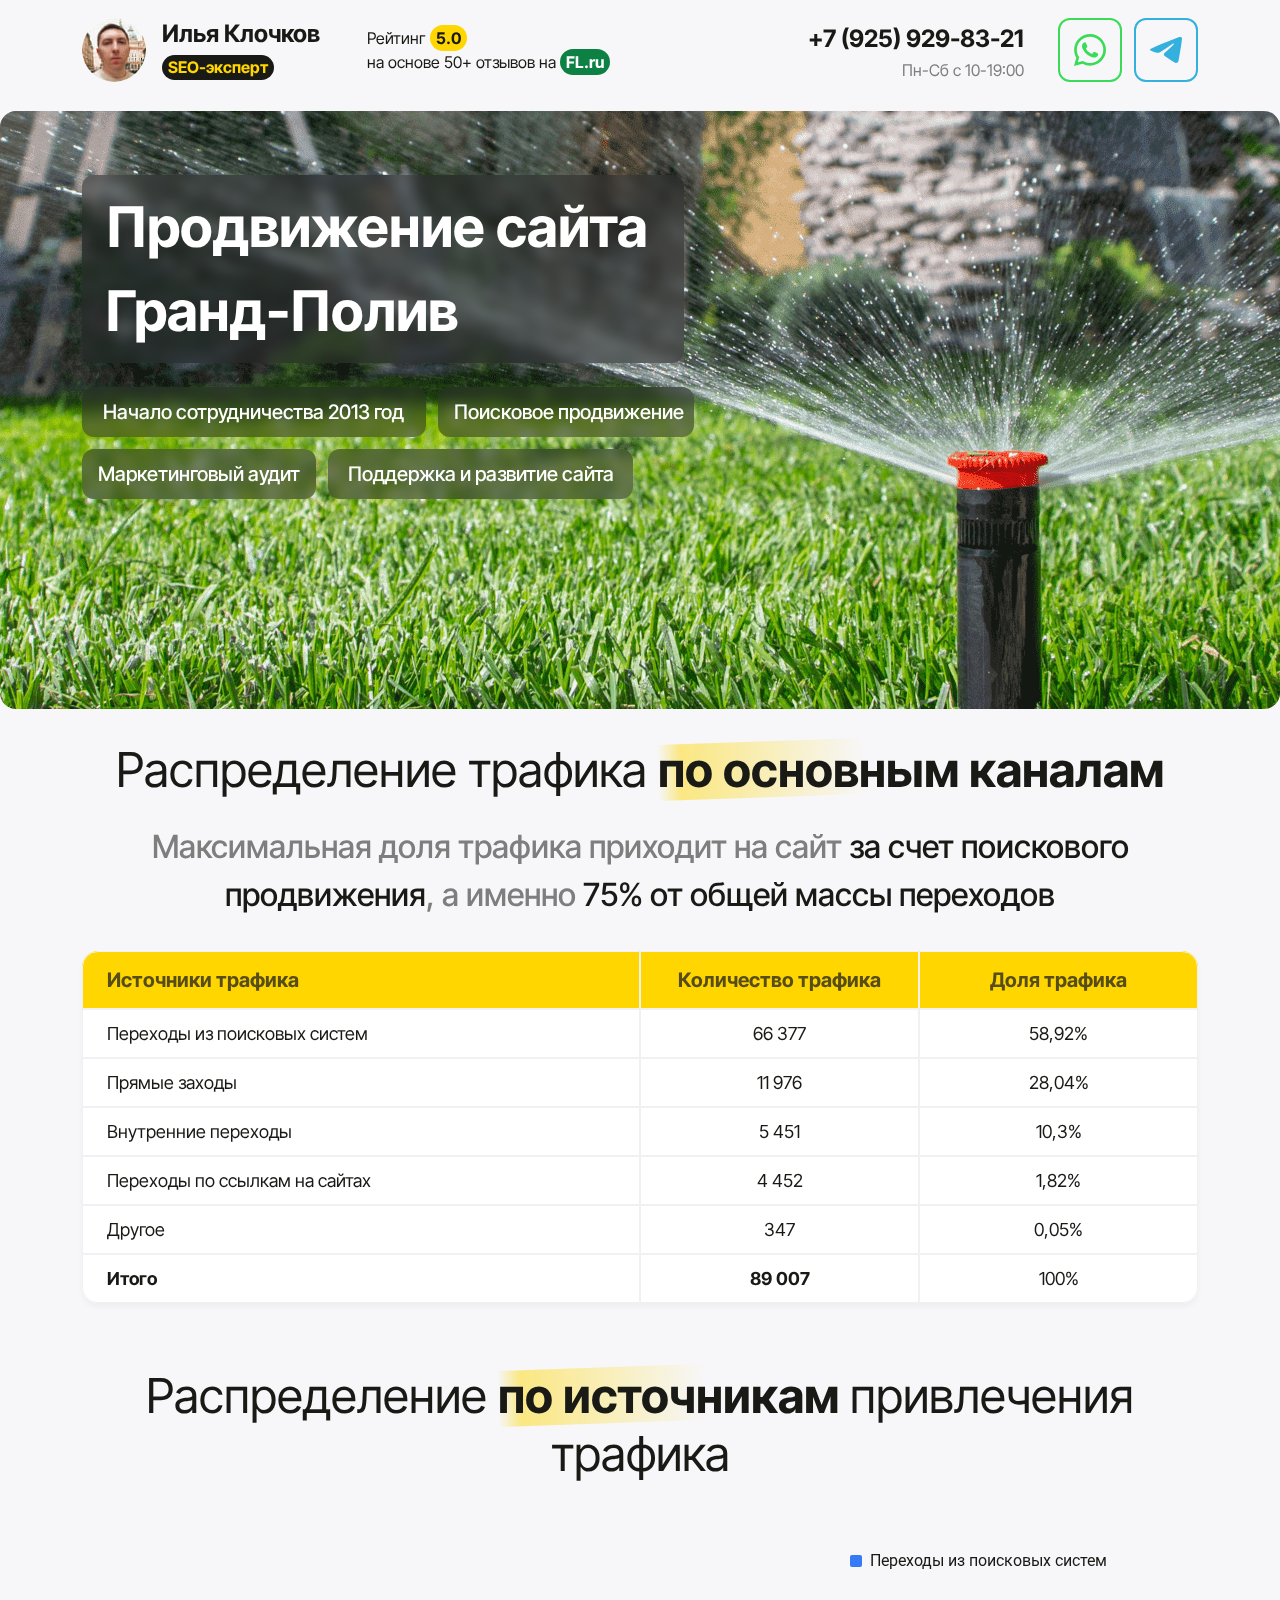
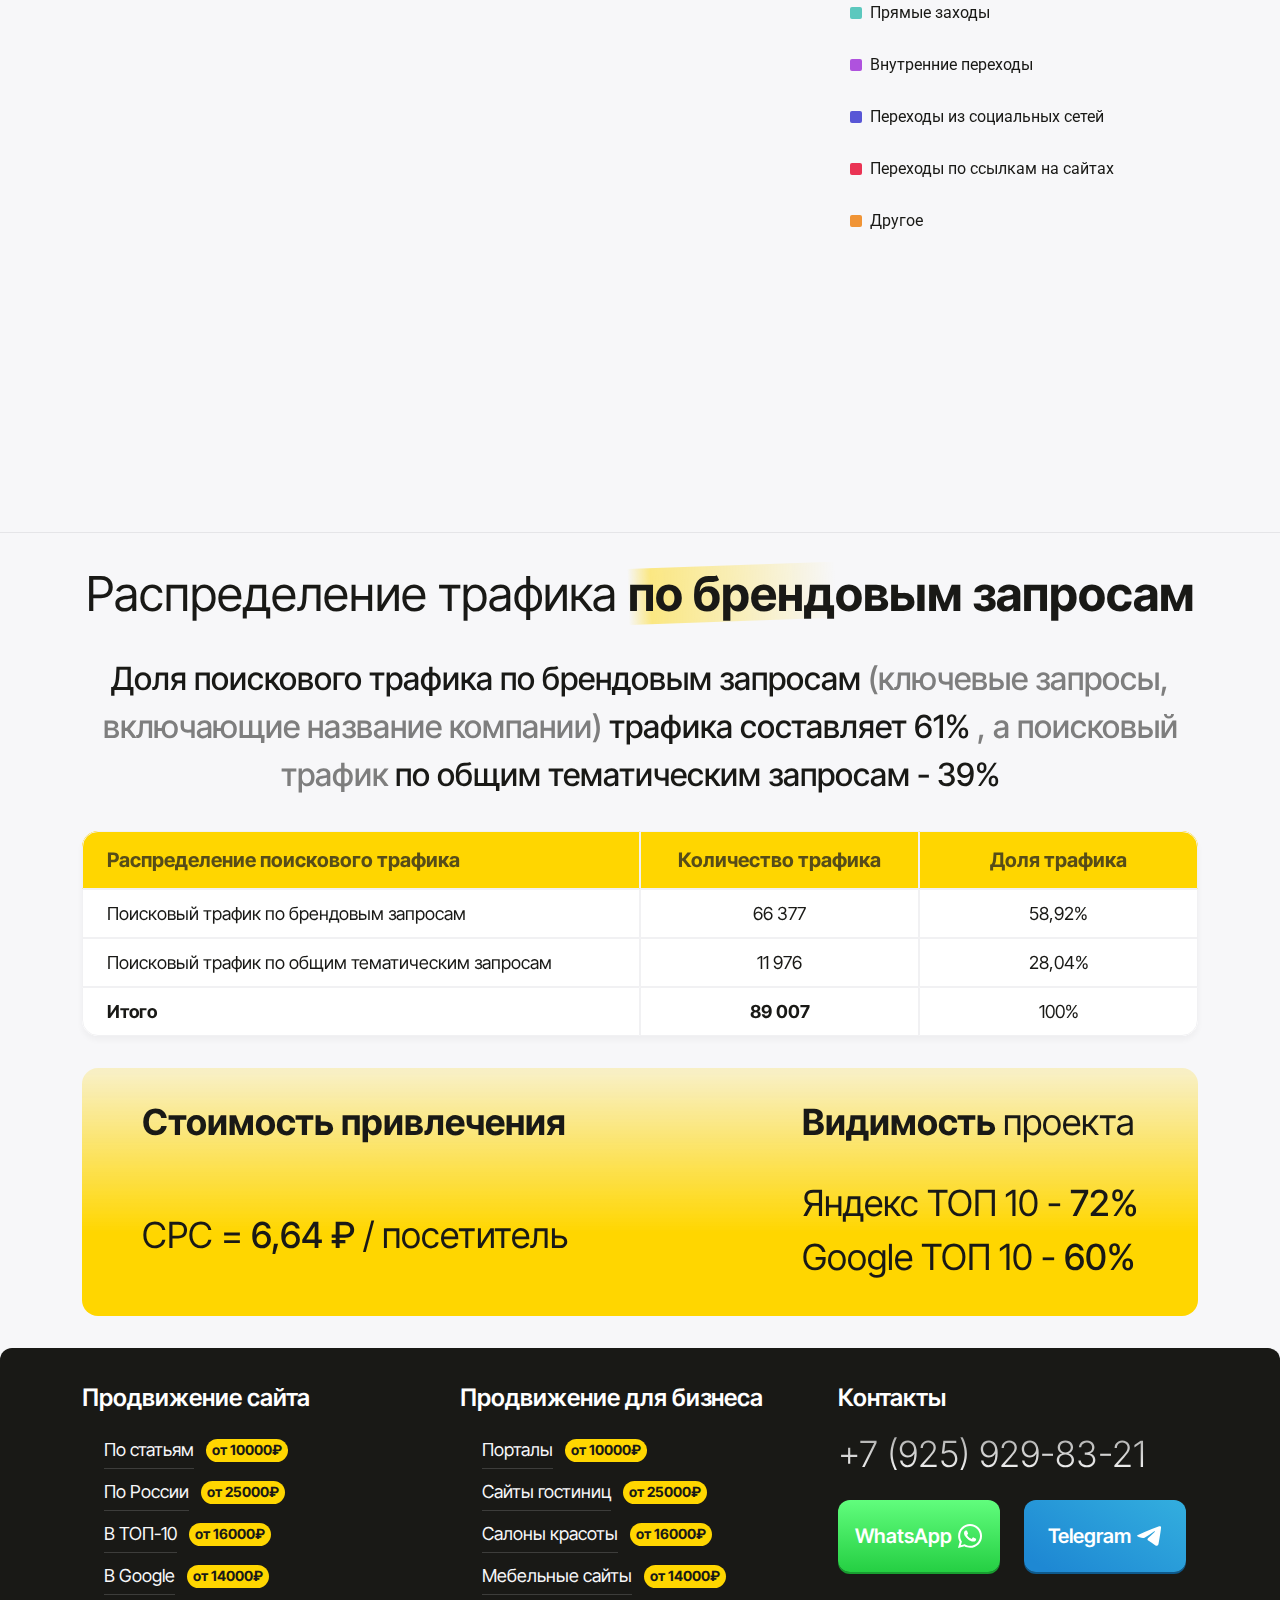
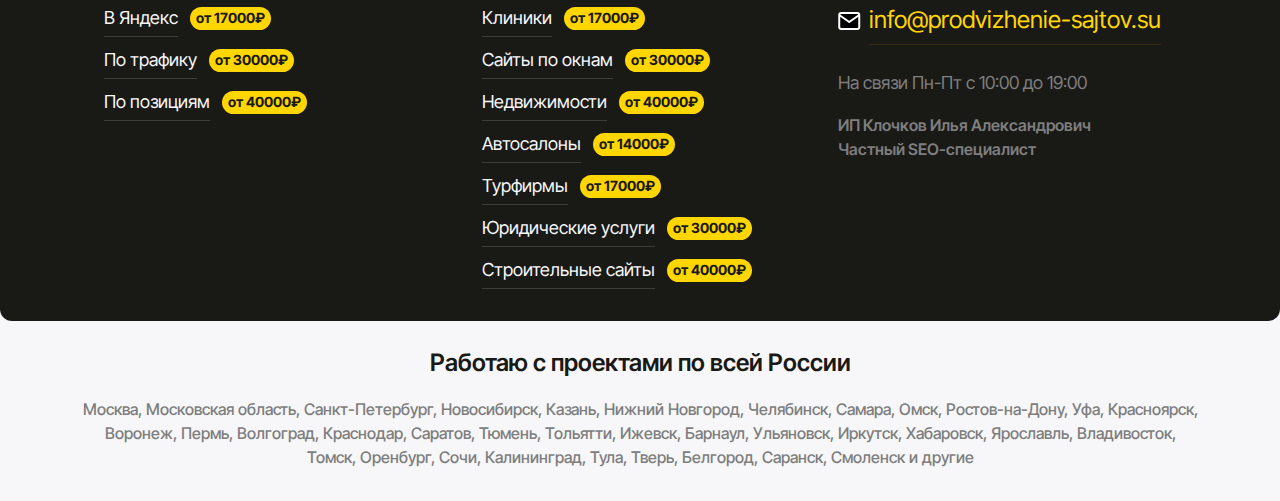
<file: promotion.html>
<!DOCTYPE html>
<html lang="ru">

<head>
	<meta http-equiv="Content-Type" content="text/html; charset=utf-8">

	<!-- Адаптирование страницы для мобильных устройств -->
	<meta name="viewport" content="width=device-width, initial-scale=1, maximum-scale=1">

	<!-- Запрет распознования номера телефона -->
	<meta name="format-detection" content="telephone=no">
	<meta name="SKYPE_TOOLBAR" content="SKYPE_TOOLBAR_PARSER_COMPATIBLE">

	<!-- Заголовок страницы -->
	<title>SEO-эксперт</title>

	<!-- Подключение шрифтов -->
	<link rel="preconnect" href="https://fonts.googleapis.com">
	<link rel="preconnect" href="https://fonts.gstatic.com" crossorigin>
	<link href="https://fonts.googleapis.com/css2?family=Inter+Tight:ital,wght@0,100..900;1,100..900&family=Roboto:ital,wght@0,100;0,300;0,400;0,500;0,700;0,900;1,100;1,300;1,400;1,500;1,700;1,900&display=swap" rel="stylesheet">
	

	<!-- Данное значение часто используют(использовали) поисковые системы -->
	<meta name="description" content="">
	<meta name="keywords" content="">

	<!-- Изменение цвета панели моб. браузера -->
	<meta name="msapplication-TileColor" content="#DE041D">
	<meta name="theme-color" content="#DE041D">


	<!-- Подключение файлов стилей -->
	<link rel="stylesheet" href="css/fancybox.css">
	<link rel="stylesheet" href="css/swiper-bundle.min.css">
	<link rel="stylesheet" href="css/swiper.css">

	<link rel="stylesheet" href="css/styles.css">

	<link rel="stylesheet" href="css/response_1700.css" media="print, (max-width: 1700px)">
	<link rel="stylesheet" href="css/response_1300.css" media="print, (max-width: 1300px)">
	<link rel="stylesheet" href="css/response_1187.css" media="print, (max-width: 1187px)">
	<link rel="stylesheet" href="css/response_1023.css" media="print, (max-width: 1023px)">
	<link rel="stylesheet" href="css/response_767.css" media="print, (max-width: 767px)">
	<link rel="stylesheet" href="css/response_479.css" media="(max-width: 479px)">
</head>

<body>
	<div class="wrap">
		<div class="main">
			
			<header>
				<div class="cont">					
					<div class="header_wrap">
						<div class="header_left">
							<div class="header_author">
								<div class="header_author-photo">
									<img src="images/avatar.jpg" alt="">
								</div>
								<div class="header_author-info">
									<div class="header_author-name">Илья Клочков</div>
									<div class="header_author-post">SEO-эксперт</div>
								</div>
							</div>
							<div class="header_rating">
								<div class="header_rating-text">Рейтинг <span>5.0</span></div>
								<div class="header_rating-text">на основе 50+ отзывов на <a href="#">FL.ru</a></div>
							</div>
						</div>
						<div class="header_right">
							<div class="header-contact">
								<a href="tel:79259298321" class="header_phone">+7 (925) 929-83-21</a>	
								<div class="header_time">Пн-Сб c 10-19:00</div>	
							</div>
							<div class="header_soc">
								<a href="#" class="header_soc-item">
									<svg class="icon1">
										<use xlink:href="images/sprite.svg#whatsapp"></use>
									</svg>									
								</a>
								<a href="#" class="header_soc-item">
									<svg class="icon2">
										<use xlink:href="images/sprite.svg#telegram"></use>
									</svg>
								</a>
							</div>
						</div>
					</div>				
				</div>
			</header>


			<section class="promotion">
				<div class="cont">
					<h2 class="promotion_title">Продвижение сайта <br>	Гранд-Полив</h2>
					<div class="promotion_items">
						<div class="promotion_item">Начало сотрудничества 2013 год</div>
						<div class="promotion_item">Поисковое продвижение</div>
						<div class="promotion_item">Маркетинговый аудит</div>
						<div class="promotion_item">Поддержка и развитие сайта</div>
					</div>
				</div>
			</section>
			



			<section class="traffic block">
				<div class="cont">
					<h2 class="traffic_title title">Распределение трафика <b><span>по&nbsp;основным каналам</span></b></h2>
					<p class="traffic_text text">Максимальная доля трафика приходит на сайт <span>за счет поискового продвижения</span>, 
						а именно <span>75% от общей массы переходов</span>
					</p>
					<table class="table table-bordered table-striped table-responsive-stack">
						<thead class="thead-dark">
							<tr>
								<th>Источники трафика</th>
								<th>Количество трафика</th>
								<th>Доля трафика</th>
							</tr>
						</thead>
						<tbody>
							<tr>
								<td>Переходы из поисковых систем</td>
								<td>66 377</td>
								<td>58,92%</td>
							</tr>
							<tr>
								<td>Прямые заходы</td>
								<td>11 976</td>
								<td>28,04%</td>
							</tr>
							<tr>
								<td>Внутренние переходы</td>
								<td>5 451</td>
								<td>10,3%</td>
							</tr>
							<tr>
								<td>Переходы по ссылкам на сайтах</td>
								<td>4 452</td>
								<td>1,82%</td>
							</tr>
							<tr>
								<td>Другое</td>
								<td>347</td>
								<td>0,05%</td>
							</tr>
							<tr>
								<td>Итого</td>
								<td>89 007</td>
								<td>100%</td>
							</tr>
						</tbody>
					</table>
				</div>
			</section>		


			<section class="diagrama block">
				<div class="cont">
					<h2 class="diagrama_title title">Распределение <b><span>по источникам</span></b> привлечения трафика</h2>
					<div class="diagrama_wrap">
						<div class="diagrama_img">
							<img data-src="images/diagrama.png" alt="" class="lozad">
						</div>
						<ul class="diagrama_list">
							<li>Переходы из поисковых систем</li>
							<li>Прямые заходы</li>
							<li>Внутренние переходы</li>
							<li>Переходы из социальных сетей</li>
							<li>Переходы по ссылкам на сайтах</li>
							<li>Другое</li>
						</ul>
					</div>
				</div>
			</section>	


			<section class="request block">
				<div class="cont">
					<h2 class="request_title title">Распределение трафика <b><span>по брендовым запросам</span></b></h2>
					<p class="request_text text"><span>Доля поискового трафика по брендовым запросам</span> (ключевые запросы, включающие
						название компании) <span>трафика составляет 61%</span> , а поисковый трафик <span>по общим тематическим запросам - 39%</span></p>
				
					<table class="table table-bordered table-striped table-responsive-stack">
						<thead class="thead-dark">
							<tr>
								<th>Распределение поискового трафика</th>
								<th>Количество трафика</th>
								<th>Доля трафика</th>
							</tr>
						</thead>
						<tbody>
							<tr>
								<td>Поисковый трафик по брендовым запросам</td>
								<td>66 377</td>
								<td>58,92%</td>
							</tr>
							<tr>
								<td>Поисковый трафик по общим тематическим запросам</td>
								<td>11 976</td>
								<td>28,04%</td>
							</tr>
							<tr>
								<td>Итого</td>
								<td>89 007</td>
								<td>100%</td>
							</tr>
						</tbody>
					</table>
				</div>
			</section>	



			<div class="indicators">
				<div class="cont">
					<div class="indicators_wrap">
						<div class="indicators_items">
							<div class="indicators_item">
								<h3 class="indicators_item-title">Стоимость привлечения</h3>
								<div class="indicators_item-info">
									<div class="indicators_item-text">СPC = <b>6,64 ₽</b> / посетитель</div>
								</div>
							</div>
							<div class="indicators_item">
								<h3 class="indicators_item-title">Видимость <span>проекта</span></h3>
								<div class="indicators_item-info">
									<div class="indicators_item-text">Яндекс ТОП 10 - <b>72%</b></div>
									<div class="indicators_item-text">Google ТОП 10 - <b>60%</b></div>
								</div>
							</div>
						</div>	
					</div>
				</div>
			</div>


		</div>	


		<footer class="block">
			<div class="footer_wrap">
				<div class="cont">
					<div class="footer_items">
						<div class="footer_item">
							<h3 class="footer_item-title footer_item-title-js">
								<span>Продвижение сайта</span>
								<svg class="icon">
									<use xlink:href="images/sprite.svg#arrow3"></use>
								</svg>							
							</h3>
							<ul>
								<li>
									<a href="#">
										<img data-src="images/arrow2.svg" alt="" class="lozad">
										<b>По статьям</b>								
										<span>от 10000₽</span>
									</a>									
								</li>
								<li>
									<a href="#">
										<img data-src="images/arrow2.svg" alt="" class="lozad">
										<b>По России</b>								
										<span>от 25000₽</span>	
									</a>									
								</li>
								<li>
									<a href="#">
										<img data-src="images/arrow2.svg" alt="" class="lozad">
										<b>В ТОП-10</b>								
										<span>от 16000₽</span>	
									</a>									
								</li>
								<li>
									<a href="#">
										<img data-src="images/arrow2.svg" alt="" class="lozad">
										<b>В Google</b>								
										<span>от 14000₽</span>	
									</a>									
								</li>
								<li>
									<a href="#">
										<img data-src="images/arrow2.svg" alt="" class="lozad">
										<b>В Яндекс</b>								
										<span>от 17000₽</span>	
									</a>									
								</li>
								<li>
									<a href="#">
										<img data-src="images/arrow2.svg" alt="" class="lozad">
										<b>По трафику</b>								
										<span>от 30000₽</span>	
									</a>									
								</li>
								<li>
									<a href="#">
										<img data-src="images/arrow2.svg" alt="" class="lozad">
										<b>По позициям</b>								
										<span>от 40000₽</span>	
									</a>									
								</li>
							</ul>
						</div>	
						<div class="footer_item">
							<h3 class="footer_item-title footer_item-title-js">
								<span>Продвижение для бизнеса</span>								
								<svg class="icon">
									<use xlink:href="images/sprite.svg#arrow3"></use>
								</svg>	
							</h3>
							<ul>
								<li>
									<a href="#">
										<img data-src="images/arrow2.svg" alt="" class="lozad">
										<b>Порталы</b>								
										<span>от 10000₽</span>	
									</a>									
								</li>
								<li>
									<a href="#">
										<img data-src="images/arrow2.svg" alt="" class="lozad">
										<b>Сайты гостиниц</b>								
										<span>от 25000₽</span>	
									</a>									
								</li>
								<li>
									<a href="#">
										<img data-src="images/arrow2.svg" alt="" class="lozad">
										<b>Салоны красоты</b>								
										<span>от 16000₽</span>	
									</a>									
								</li>
								<li>
									<a href="#">
										<img data-src="images/arrow2.svg" alt="" class="lozad">
										<b>Мебельные сайты</b>								
										<span>от 14000₽</span>	
									</a>									
								</li>
								<li>
									<a href="#">
										<img data-src="images/arrow2.svg" alt="" class="lozad">
										<b>Клиники</b>								
										<span>от 17000₽</span>	
									</a>									
								</li>
								<li>
									<a href="#">
										<img data-src="images/arrow2.svg" alt="" class="lozad">
										<b>Сайты по окнам</b>								
										<span>от 30000₽</span>	
									</a>
								</li>
								<li>
									<a href="#">
										<img data-src="images/arrow2.svg" alt="" class="lozad">
										<b>Недвижимости</b>								
										<span>от 40000₽</span>	
									</a>									
								</li>
								<li>
									<a href="#">
										<img data-src="images/arrow2.svg" alt="" class="lozad">
										<b>Автосалоны</b>								
										<span>от 14000₽</span>	
									</a>									
								</li>
								<li>
									<a href="#">
										<img data-src="images/arrow2.svg" alt="" class="lozad">
										<b>Турфирмы</b>								
										<span>от 17000₽</span>	
									</a>									
								</li>
								<li>
									<a href="#">
										<img data-src="images/arrow2.svg" alt="" class="lozad">
										<b>Юридические услуги</b>								
										<span>от 30000₽</span>	
									</a>									
								</li>
								<li>
									<a href="#">
										<img data-src="images/arrow2.svg" alt="" class="lozad">
										<b>Строительные сайты</b>								
										<span>от 40000₽</span>	
									</a>									
								</li>
							</ul>
						</div>	
						<div class="footer_item">
							<h3 class="footer_item-title">Контакты</h3>
							<div class="footer_item-wrapper">
								<div class="footer_item-soc">
									<a href="tel:+79259298321" class="footer_item-phone">+7 (925) 929-83-21</a>
									<div class="consult_btn">
										<a href="#">
											<span>WhatsApp</span>
											<svg class="icon1">
												<use xlink:href="images/sprite.svg#whatsapp2"></use>
											</svg>		
										</a>
										<a href="#">
											<span>Telegram</span>
											<svg class="icon2">
												<use xlink:href="images/sprite.svg#telegram2"></use>
											</svg>		
										</a>
									</div>	
								</div>
								<div class="footer_item-contact">
									<a href="mailto:info@prodvizhenie-sajtov.su" class="footer_item-mail">
										<svg class="icon">
											<use xlink:href="images/sprite.svg#mail"></use>
										</svg>	
										<span>info@prodvizhenie-sajtov.su</span>							
									</a>
									<div class="footer_item-grafic">На связи Пн-Пт с 10:00 до 19:00</div>
									<div class="footer_item-text">ИП Клочков Илья Александрович<br>	Частный SEO-специалист</div>	
								</div>	
							</div>
						</div>	
					</div>
				</div>	
			</div>
			<div class="footer_bottom">
				<div class="cont">
					<div class="footer_bottom-title">Работаю с проектами по всей России</div>
					<div class="footer_bottom-text">Москва, Московская область, Санкт-Петербург, Новосибирск, Казань, Нижний Новгород, Челябинск, Самара, Омск, Ростов-на-Дону, Уфа, Красноярск, Воронеж, Пермь, Волгоград, Краснодар, Саратов, Тюмень, Тольятти, Ижевск, Барнаул, Ульяновск, Иркутск, Хабаровск, Ярославль, Владивосток, Томск, Оренбург, Сочи, Калининград, Тула, Тверь, Белгород, Саранск, Смоленск и другие</div>
				</div>
			</div>			
		</footer>


		<div class="overlay"></div>
		</div>


		<div class="supports_error">
			Ваш браузер устарел рекомендуем обновить его до последней версии<br> или использовать другой более
			современный.
		</div>

	

		



		<!-- Подключение javascript файлов -->
		<script src="js/jquery-3.5.0.min.js"></script>
		<script src="js/inputmask.min.js"></script>
		<script src="js/swiper-bundle.min.js"></script>
		<script src="js/fancybox.min.js"></script>
		<script src="https://cdn.jsdelivr.net/npm/@fancyapps/ui@5.0/dist/fancybox/fancybox.umd.js"></script>
		<script src="js/lozad.min.js"></script>
		<script src="js/functions.js"></script>
		<script src="js/scripts.js"></script>
	

</body>

</html>
</file>
<file: css/styles.css>
/* For old browsers */
@supports (not(--css: variables))
{
    .supports_error
    {
        display: flex !important;
    }
}

/* For IE */
@media screen and (-ms-high-contrast: active),
(-ms-high-contrast: none)
{
    .supports_error
    {
        display: flex !important;
    }
}



/*------------------
    Reset styles
------------------*/
*
{
    box-sizing: border-box;
    margin: 0;
    padding: 0;
}

*:before,
*:after
{
    box-sizing: border-box;
}

html
{
    -webkit-font-smoothing: antialiased;
    -moz-osx-font-smoothing: grayscale;
        -ms-text-size-adjust: 100%;
    -webkit-text-size-adjust: 100%;
}

body
{
    margin: 0;

    overscroll-behavior: none;
    -webkit-tap-highlight-color: transparent;
    -webkit-overflow-scrolling: touch;
    text-rendering: optimizeLegibility;
    text-decoration-skip: objects;
}

img
{
    border-style: none;
}

textarea
{
    overflow: auto;
}

input,
textarea,
input:active,
textarea:active,
button
{
    margin: 0;

    -webkit-border-radius: 0;
            border-radius: 0;
         outline: none transparent !important;
    box-shadow: none;

    -webkit-appearance: none;
            appearance: none;
    -moz-outline: none !important;
}

input::-webkit-outer-spin-button,
input::-webkit-inner-spin-button
{
    margin: 0;

    -webkit-appearance: none;
}

input[type=number]
{
    -moz-appearance: textfield;
}

:focus
{
    outline: 0;
}

:hover,
:active
{
    -webkit-tap-highlight-color: rgba(0, 0, 0, 0);
    -webkit-touch-callout: none;
}


::-ms-clear
{
    display: none;
}





/*-------------------
    Global styles
-------------------*/
:root
{
    --bg: #fff;
    --scroll_width: 17px;
    --text_color: #191916;
    --font_size: 18px;
    --font_size_title: 48px;
    --font_family: 'Inter Tight', sans-serif;
}


::selection
{
    color: #fff;

    background: #18a0fb;
}

::-moz-selection
{
    color: #fff;

    background: #18a0fb;
}


.clear
{
    clear: both;
}

.left
{
    float: left;
}

.right
{
    float: right;
}



html
{
    height: 100%;
    min-height: -moz-available;
    min-height: -webkit-fill-available;
    min-height:         fill-available;
}

body
{
    color: var(--text_color);
    font-family: var(--font_family);
    font-size: var(--font_size);

    height: 100%;
    min-height: -moz-available;
    min-height: -webkit-fill-available;
    min-height:         fill-available;
}


button
{
    color: inherit;
    font-family: inherit;
    font-size: inherit;
    font-weight: inherit;
    line-height: inherit;

    display: inline-block;

    cursor: pointer;
    vertical-align: top;

    border: none;
    background: none;
}


.wrap
{
    position: relative;

    display: flex;
    overflow: hidden;
    flex-direction: column;

    min-width: 320px;
    min-height: 100%;

    background: #f7f7f9;
}


.main
{
    flex: 1 0 auto;
}


.cont
{
    position: relative;

    width: 100%;
    max-width: 1336px;
    margin: 0 auto;
    padding: 0 20px;
}


.lozad
{
    transition: opacity .5s linear;

    opacity: 0;
}

.lozad.loaded
{
    opacity: 1;
}


.row
{
    display: flex;

    justify-content: flex-start;
    align-items: flex-start;
    align-content: flex-start;
    flex-wrap: wrap;
}



.overlay
{
    position: fixed;
    z-index: 102;
    top: 0;
    left: 0;

    display: none;

    width: 100%;
    height: 100%;

    opacity: .65;
    background: #000;
}



.supports_error
{
    font-size: 20px;
    line-height: 30px;

    position: fixed;
    z-index: 1000;
    top: 0;
    left: 0;

    display: none;

    width: 100%;
    height: 100%;
    padding: 20px;

    text-align: center;

    background: #fff;

    justify-content: center;
    align-items: center;
    align-content: center;
    flex-wrap: wrap;
}

.supports_error.show
{
    display: flex;
}



/* header */

header
{
    padding: 18px 0 19px;
    position: fixed;
    width: 100%;
}
.header_fixed
{
    position: fixed;
    z-index: 1000;
    top: 0;

    width: 100%;
    margin: 0 auto;


    background: rgba(255, 255, 255, 0.84);
    box-shadow: 0px 4px 12px 0px rgba(0, 0, 0, 0.06);
    backdrop-filter: blur(6px);
}
.header_wrap
{
    display: flex;

    align-items: center;
    justify-content: space-between;
}
.header_left
{
    display: flex;

    width: 100%;
    max-width: 571px;

    align-items: center;
    justify-content: space-between;
}
.header_author
{
    display: flex;

    align-items: center;
    gap: 16px;
}
.header_author-photo
{
    width: 64px;
    height: 64px;
    flex-shrink: 0;
}
.header_author-photo img
{
    width: 100%;
    height: 100%;

    border-radius: 50%;

    object-fit: cover;
}
.header_author-name
{
    color: var(--text_color);
    font-family: 'Inter Tight';
    font-size: 24px;
    font-weight: 700;
    font-style: normal;
    line-height: 120%;

    margin-bottom: 6px;
}
.header_author-post
{
    color: #ffd600;
    font-size: 16px;
    font-weight: 700;
    font-style: normal;
    line-height: 120%;

    display: inline-block;

    padding: 3px 6px;

    text-align: center;

    border-radius: 500px;
    background: var(--text_color);
}
.header_rating-text
{
    color: var(--text_color);
    font-family: 'Inter Tight';
    font-size: 16px;
    font-weight: 400;
    font-style: normal;
    line-height: 150%;
}
.header_rating-text span
{
    font-weight: 700;

    padding: 3px 6px;

    border-radius: 100px;
    background: #ffd600;
}
.header_rating-text a
{
    color: #fff;
    font-weight: 700;

    padding: 3px 6px;

    text-decoration: none;

    border-radius: 100px;
    background: #0d8043;
}
.header_right
{
    display: flex;

    align-items: center;
    gap: 34px;
}
.header-contact
{
    text-align: end;
}
.header_phone
{
    color: var(--text_color);
    font-size: 32px;
    font-weight: 700;
    line-height: 39px;

    white-space: nowrap;
    text-decoration: none;
    letter-spacing: 0;
}
.header_time
{
    color: #7e7e7e;
    font-family: 'Inter Tight';
    font-size: 16px;
    font-weight: 400;
    font-style: normal;
    line-height: 150%;
}
.header_soc
{
    display: flex;

    gap: 12px;
}
.header_soc-item
{
    display: flex;

    width: 64px;
    height: 64px;

    transition: all ease .3s;
    text-decoration: none;

    border-radius: 12px;

    align-items: center;
    justify-content: center;
}
.header_soc-item:nth-child(1)
{
    transition: all ease .3s;

    border: 2px solid #3adc57;
}
.header_soc-item:nth-child(1):hover
{
    transition: all ease .3s;

    background: #3adc57;
}
.header_soc-item:nth-child(1):active
{
    transition: all ease .3s;

    border: 2px solid #41d55a;
    background: #41d55a;
}
.header_soc-item:nth-child(2)
{
    transition: all ease .3s;

    border: 2px solid #34b0df;
}
.header_soc-item:nth-child(2):hover
{
    transition: all ease .3s;

    background: #34b0df;
}
.header_soc-item:nth-child(2):active
{
    border: 2px solid #208bd4;
    background: #208bd4;
}
.header_soc-item .icon1
{
    width: 32px;
    height: 32px;

    fill: #3adc57;
}
.header_soc-item .icon2
{
    width: 32px;
    height: 26px;

    fill: #34b0df;
}
.header_soc-item:hover .icon1
{
    transition: all ease .4s;

    fill: #fff;
}
.header_soc-item:hover .icon2
{
    transition: all ease .4s;

    fill: #fff;
}




/* first-section */

.first-section
{
    position: relative;
    z-index: 555;

    max-width: 1588px;
    margin: 0 auto;
    padding: 48px 0 56px;

    border-radius: 16px;
    background-repeat: no-repeat;
    background-position: 80% center;
    margin-top: 111px;
}
.first-section_img
{
    position: absolute;
    z-index: 55;
    top: 0;
    right: 0;

    width: 668px;
    height: 581px;
}
.first-section_img img
{
    width: 100%;
    height: 100%;
}
.first-section_img img:nth-child(2)
{
    display: none;
}
.first-section:before
{
    position: absolute;
    z-index: -1;
    top: 0;
    left: 0;

    width: 100%;
    height: 100%;

    content: '';

    border-radius: 16px;
    background: linear-gradient(.00deg, rgb(255, 214, 0) 33.736%,rgba(255, 214, 0, .21) 98.012%);
}
.first-section_title
{
    color: rgb(87, 77, 24);
    font-size: 56px;
    font-weight: 500;
    line-height: 68px;

    margin-bottom: 14px;
}
.first-section_title b
{
    color: var(--text_color);
    font-weight: 800;

    position: relative;
    z-index: 2;
}
.first-section_title b:before
{
    position: absolute;
    z-index: -1;
    top: 0;
    left: 0;

    width: 470px;
    height: 78px;

    content: '';
    transform: rotate(-2deg);

    background: linear-gradient(92.29deg, rgba(255, 255, 255, 0) .042%,rgb(255, 255, 255) 8.062%,rgba(255, 255, 255, 0) 100.287%);
}
.first-section_text
{
    color: var(--text_color);
    font-size: 36px;
    font-weight: 400;
    line-height: 122%;
}
.first-section_text br
{
    display: none;
}
.first-section_text span
{
    position: relative;

    margin-right: 45px;
}
.first-section_text span:nth-child(1):after
{
    position: absolute;
    top: 7px;
    right: -42px;

    width: 38px;
    height: 38px;

    content: '';

    background: url(../images/order.svg);
}
.first-section_text span:nth-child(2):after
{
    position: absolute;
    top: 7px;
    right: -40px;

    width: 30px;
    height: 38px;

    content: '';

    background: url(../images/rouble.svg);
}
.first-section_text .icon1
{
    display: block;

    width: 38px;
    height: 38px;
    margin: 0 10px;
}
.first-section_text .icon2
{
    display: block;

    width: 30px;
    height: 38px;
    margin: 0 10px;
}
.first-section_info
{
    position: relative;
    z-index: 60;
}
.consult
{
    position: relative;
    z-index: 60;

    max-width: 636px;
    margin-top: 32px;
    padding: 0 24px 24px;

    border-radius: 16px;
    background: rgb(255, 255, 255);
    box-shadow: 0 6px 16px 0 rgba(0, 0, 0, .12);
}
.consult_text
{
    color: var(--text_color);
    font-size: 18px;
    font-weight: 500;
    line-height: 150%;

    display: flex;

    margin-bottom: 9px;

    align-items: center;
    justify-content: center;
    gap: 16px;
}
.consult_title
{
    color: var(--text_color);
    font-size: 24px;
    font-weight: 600;
    line-height: 150%;

    margin-bottom: 12px;

    text-align: center;
}
.consult_btn
{
    display: flex;

    margin-bottom: 16px;

    align-items: center;
    justify-content: space-between;
    gap: 24px;
}
.consult_btn a
{
    color: rgb(255, 255, 255);
    font-size: 20px;
    font-weight: 600;
    line-height: 150%;

    display: flex;
    position: relative;

    width: 100%;
    padding: 21px 10px;

    text-align: center;
    text-decoration: none;

    align-items: center;
    justify-content: center;
    gap: 6px;
}
.consult_btn a span, .consult_btn a svg{
    z-index: 10;
}
.consult_btn a:nth-child(1)
{
    border-radius: 12px;
    background: linear-gradient(180deg, #61FD7D 0%, #25CF43 100%);
    box-shadow: 0px 2px 0px 0px #189E30;
}
.consult_btn a:nth-child(1):before{
    content:"";
    width: 100%;
    height: 100%;
    position: absolute;
    top: 0;
    left: 0;
    border-radius: 12px;
    background: linear-gradient(180deg, #74F48B 0%, #2AF34E 100%);

    box-shadow: 0px 2px 0px 0px #30CD4B;
    opacity: 0;
    transition: all .3s ease;
}
.consult_btn a:nth-child(1):hover:before {
    opacity: 1;
}
.consult_btn a:nth-child(1):active
{
    background: rgb(39, 208, 69);
}
.consult_btn a:nth-child(1):active:before{
    opacity: 0;
}


.consult_btn a:nth-child(2)
{
    border-radius: 12px;
    background: linear-gradient(212deg, #34B0DF -4.14%, #1E88D3 90.25%);
    box-shadow: 0px 2px 0px 0px #0E5A8D;
}
.consult_btn a:nth-child(2):before{
    content:"";
    width: 100%;
    height: 100%;
    position: absolute;
    top: 0;
    left: 0;
    border-radius: 12px;
    background: linear-gradient(180.00deg, rgb(136, 222, 255) 0%,rgb(41, 166, 255) 100%);
    box-shadow: 0 2px 0 0 rgb(21, 129, 205);
    opacity: 0;
    transition: all .3s ease;
}
.consult_btn a:nth-child(2):hover:before {
    opacity: 1;
}
.consult_btn a:nth-child(2):active
{
    background: rgb(36, 147, 214);
}
.consult_btn a:nth-child(2):active:before{
    opacity: 0;
}


.consult_btn a .icon1
{
    width: 25px;
    height: 24px;
}
.consult_btn a .icon2
{
    width: 25px;
    height: 20px;
}
.consult_label
{
    color: rgb(126, 126, 126);
    font-size: 16px;
    font-weight: 400;
    line-height: 150%;

    display: flex;

    align-items: center;
    justify-content: center;
    gap: 12px;
}
.consult_label .icon
{
    width: 26px;
    height: 26px;
}
.consult_text
{
    color: var(--text_color);
    font-size: 18px;
    font-weight: 500;
    line-height: 150%;

    position: relative;

    letter-spacing: 0;
}
.consult_text:before
{
    position: absolute;
    bottom: 0;
    left: -24px;

    width: calc(100% + 48px);
    height: 1px;

    content: '';

    background: #f1eedf;
}
.consult_text span
{
    color: #ffd600;
    font-family: 'Inter Tight';
    font-size: 56px;
    font-weight: 900;
    font-style: italic;
    line-height: 150%;

    position: relative;
   -webkit-text-stroke: calc(5px * 2) #191916;
}

.new_text::before {
    content: attr(data-text);
    position: absolute;
    top: 0;
    left: 0;
    width: 100%;
    height: 100%;
    color: transparent;
    background-image: linear-gradient(to bottom, #ffd600, #fff);
    background-clip: text;
    -webkit-background-clip: text;
    -webkit-text-stroke: 0;
}




/* advantages */

.advantages
{
    padding: 16px 0 24px;
}
.advantages_items
{
    display: flex;

    align-items: stretch;
    flex-wrap: wrap;
    gap: 24px;
}
.advantages_items > *
{
    display: flex;
    flex-direction: column;

    width: calc(25% - 18px);
    padding: 24px;

    border-radius: 16px;
    background: #fff;
    box-shadow: 0 4px 6px 0 rgba(0, 0, 0, .04);
    transition: 0.3s;

    align-items: center;
    gap: 16px;
}
.advantages_item:hover{
    box-shadow: 0px 2px 2px 0px rgba(0, 0, 0, 0.02);
}
.advantages_item-icon
{
    display: flex;

    width: 90px;
    height: 90px;

    transition: all ease .3s;

    border: 2px solid #ffd600;
    border-radius: 50%;
    background: #fff;

    align-items: center;
    justify-content: center;
    flex-shrink: 0;
}
.advantages_item:hover .advantages_item-icon
{
    background: #ffd600;
}
.advantages_item-icon .icon1
{
    width: 42px;
    height: 49px;
}
.advantages_item-icon .icon2
{
    width: 47px;
    height: 47px;
}
.advantages_item-icon .icon3
{
    width: 47px;
    height: 42px;
}
.advantages_item-icon .icon4
{
    width: 47px;
    height: 42px;
}
.advantages_item-title
{
    color: var(--text_color);
    font-size: 18px;
    font-weight: 400;
    line-height: 150%;

    text-align: center;
}
.advantages_item-title b
{
    font-weight: 700;
}



/* result */

.result
{
    max-width: 1588px;
    margin: 0 auto;
    padding: 32px 0;

    border-radius: 16px;
    background: var(--text_color);
}
.title_white
{
    color: #fff;
    font-size: var(--font_size_title);
    font-weight: 400;
    line-height: 58px;

    margin-bottom: 23px;

    text-align: center;
}
.title_white span.yellow
{
    color: rgb(255, 214, 0);
    font-weight: 700;
}
.result_items
{
    display: flex;

    margin-bottom: -24px;
    margin-left: -24px;

    align-items: stretch;
    flex-wrap: wrap;
}
.result_items > *
{
    position: relative;

    width: calc(100%/3 - 24px);
    height: 270px;
    margin-bottom: 24px;
    margin-left: 24px;
}
.result_item-link
{
    position: absolute;
    z-index: 55;
    right: 16px;
    bottom: 16px;

    display: flex;

    width: 58px;
    height: 58px;

    border-radius: 50%;
    background: rgba(40, 40, 42, .48);

    align-items: center;
    justify-content: center;
    backdrop-filter: blur(6px);
}
.result_item-link .icon-link
{
    width: 20px;
    height: 20px;
    color:#fff;
    transition: 0.3s;
}
.result_item-link:hover .icon-link{
    color:#FFD600;
}
.result_item-img
{
    position: relative;

    overflow: hidden;

    height: 270px;

    border-radius: 16px;
}
.result_item-img img
{
    display: block;

    width: 100%;
    height: 100%;

    transition: all ease .3s;
    transition: all ease .3s;

    object-fit: cover;
}
.result_item:hover img
{
    transform: scale(1.2);
}
.result_item-top
{
    position: absolute;
    top: 16px;
    left: 16px;
}
.result_item-title
{
    color: rgb(255, 255, 255);
    font-size: 20px;
    font-weight: 700;
    line-height: 24px;

    display: inline-block;

    margin-bottom: 6px;
    padding: 8px 12px;

    border-radius: 12px;
    background: rgba(40, 40, 42, .48);
}
.result_item-adress
{
    color: rgb(255, 255, 255);
    font-size: 16px;
    font-weight: 600;
    line-height: 19px;

    display: flex;
    display: table-cell;

    padding: 8px 12px;

    border-radius: 12px;
    background: rgba(40, 40, 42, .48);

    align-items: center;
    gap: 10px;
}
.result_item-adress span
{
    margin-bottom: 2px;
    margin-left: 5px;
}
.result_item-adress .icon
{
    width: 14px;
    height: 17px;
}
.result_item-bottom
{
    position: absolute;
    bottom: 16px;
    left: 16px;

    display: flex;
    flex-direction: column;
}
.result_item-label
{
    font-size: 16px;
    font-weight: 500;

    display: inline-flex;

    width: fit-content;
    padding: 2px 18px;

    border-radius: 400px;
    background: #fff;

    align-items: center;
    justify-content: center;
    gap: 10px;
}
.result_item-label span
{
    color: #ffd600;
    font-family: 'Inter Tight';
    font-size: 30px;
    font-weight: 800;
    font-style: italic;
    line-height: 150%;

        position: relative;
   -webkit-text-stroke: calc(3px * 2) #191916;
}
.result_item-label + .result_item-label
{
    margin-top: 6px;
}
.result_btn
{
    color: #fff;
    font-size: 18px;
    font-weight: 600;

    width: 100%;
    height: 62px;
    padding: 18px 24px;

    transition: all ease .3s;
    text-align: center;
    text-decoration: none;

    border: 2px solid #4d4d4d;
    border-radius: 12px;
}
.result_btn:hover
{
    background: #4d4d4d;
}
.result_btn:active
{
    color: #7e7e7e;
}
.result_item.hide
{
    display: none;
}



/* stage */

.stage
{
    padding: 48px 0 32px;
}
.title
{
    color: var(--text_color);
    font-size: var(--font_size_title);
    font-weight: 400;
    line-height: 58px;

    margin-bottom: 32px;

    text-align: center;
}
.title b
{
    font-weight: 700;

    position: relative;
}
.title b span
{
    position: relative;
    z-index: 2;

    display: inline-block;
}
.title b span:before
{
    position: absolute;
    z-index: -1;
    top: 0;
    left: 0;

    width: 230px;
    height: 56px;

    content: '';
    transform: rotate(-2deg);

    background: linear-gradient(90.00deg, rgba(255, 214, 0, 0) 0%,rgba(255, 214, 0, .48) 9.948%,rgba(255, 214, 0, 0) 90.432%);
}
.stage_wrap
{
    position: relative;

    display: flex;

    border-radius: 12px;
    background: rgb(255, 255, 255);
    box-shadow: 0 4px 6px 0 rgba(0, 0, 0, .04);
}
.stage_wrap > *
{
    width: 50%;
}
.stage_items
{
    position: relative;

    display: flex;

    padding: 48px 93px 30px 75px;

    counter-reset: tidbit-counter;

    justify-content: space-between;
    flex-wrap: wrap;
    column-gap: 45px;
    row-gap: 34px;
}
.stage_items::before
{
    position: absolute;
    top: 0;
    right: 0;

    width: 1px;
    height: 100%;

    content: '';

    background: rgb(238, 238, 240);
}
.stage_item:before
{
    color: var(--text_color);
    font-size: 16px;
    font-weight: 700;
    line-height: 150%;

    position: absolute;
    top: 7px;
    left: 12px;

    display: flex;

    width: 41px;
    height: 36px;

    content: '0' counter(tidbit-counter);
    counter-increment: tidbit-counter;

    border-radius: 12px;
    background: rgb(255, 214, 0);

    align-items: center;
    justify-content: center;
}
.stage_items > *
{
    position: relative;

    display: flex;
    flex-direction: column;

    width: calc(100%/3 - 45px);

    transition: all ease .3s;

    justify-content: center;
    align-items: center;
}
.stage_item-icon
{
    display: block;

    margin: 0 auto;

    border: 1px solid transparent;
    border-radius: 12px;
    background: #fafafa;
    transition: 0.3s;
}
.stage_item-icon img
{
    max-width: 100%;
    height: 100%;
}
.stage_item-title
{
    color: var(--text_color);
    font-size: 16px;
    font-weight: 600;
    line-height: 150%;

    position: relative;

    display: block;

    margin-top: 9px;

    text-align: center;
    transition: 0.3s;

}
.stage_item-title:before
{
    position: absolute;
    bottom: -2px;
    left: 50%;

    width: 70%;
    height: 1px;

    content: '';
    transform: translateX(-50%);

    background: #eaeaea;
    transition: 0.3s;
}
.stage_item:hover .stage_item-icon
{
    border: 1px solid #eeeef0;
}
.stage_item:hover .stage_item-title:before
{
    /*background: #eeeef0;
    background: transparent;*/
    /*opacity: 0;*/
    background: #FFD600;
}
.stage_item.active .stage_item-title:before
{
    display: none;
}
.stage_item.active .stage_item-title
{
    color: #7e7e7e;
}
.stage_item.active .stage_item-icon
{
    border: 1px solid #eeeef0;
    background: none;
}
.stage_item.active:before
{
    /*opacity: 0;*/
}
.stage_list
{
    position: relative;
    z-index: 2;

    padding: 34px 50px;
}
.stage_list-title
{
    color: var(--text_color);
    font-size: 32px;
    font-weight: 700;
    line-height: 150%;

    margin-bottom: 16px;
}
.stage_list-text
{
    color: var(--text_color);
    font-size: 20px;
    font-weight: 400;
    line-height: 150%;

    margin-bottom: 16px;
}
.stage_list ul
{
    list-style: none;
}
.stage_list ul li
{
    color: rgb(126, 126, 126);
    font-size: 18px;
    font-weight: 400;
    line-height: 200%;

    display: block;

    padding-left: 24px;

    background: url(../images/arrow.svg) 0 11px no-repeat;
    background-size: 13px 12px;
}
.stage_list-number
{
    color: rgb(245, 245, 245);
    font-size: 128px;
    font-weight: 400;
    line-height: 150%;

    position: absolute;
    z-index: -1;
    top: 0;
    right: 64px;
}

.tabs_container .tabs
{
    margin-bottom: 17px;
}
.tabs_container .tabs button.active
{
    opacity: 1;
}
.tab_content.active
{
    display: block;
    visibility: visible;
    overflow: visible;

    height: auto;

    transition: opacity .5s linear;
    pointer-events: auto;

    opacity: 1;
}
.tab_content
{
    position: relative;

    display: none;
    visibility: hidden;
    overflow: hidden;

    height: 0;

    pointer-events: none;

    opacity: 0;
}



/* price */


.price
{
    position: relative;

    padding: 32px 0 48px;
}
.price:before
{
    position: absolute;
    top: 0;
    left: 50%;

    width: 100%;
    height: 1px;

    content: '';
    transform: translateX(-50%);

    background: #e5e5e8;
}
.price_items
{
    display: flex;

    height: 100%;

    gap: 24px;
    align-items: stretch;
    justify-content: space-between;
}
.price_item
{
    display: flex;
    flex-direction: column;

    width: 100%;

    justify-content: center;
}
.price_item-bottom
{
    margin-top: 14px;
}
.price_item-box
{
    padding: 0 16px 16px;

    border-radius: 16px;
    background: #fff;
    position: relative;
}
.price_item-box ul
{
    list-style: none;
}
.price_item-box ul li
{
    color: var(--text_color);
    font-size: 16px;
    font-weight: 500;
    line-height: 1.5;

    padding: 6px 0 3px;

    text-align: center;

    border-bottom: 1px solid rgb(229, 229, 232);
}
.price_item-box ul li:last-child
{
    border-bottom: none;
}
.price_item-box ul li del
{
    color: rgb(126, 126, 126);
    font-weight: 400;
}
.price_item-label
{
    color: var(--text_color);
    font-size: 14px;
    font-weight: 600;
    line-height: 2;

    margin-right: -16px;
    margin-left: -16px;

    text-align: center;

    border-top-left-radius: 12px;
    border-top-right-radius: 12px;
    background: #eaeaea;
}
.price_item-info
{
    display: flex;
    flex-direction: column;

    justify-content: flex-end;
    align-items: center;
}
.price_item-sale
{
    color: rgb(204, 204, 204);
    font-size: 16px;
    font-weight: 500;
    line-height: 19px;

    display: flex;

    align-items: center;
    gap: 11px;
}
.price_item-sale span
{
    color: var(--text_color);
    font-size: 14px;
    font-weight: 700;
    line-height: 120%;

    display: block;

    padding: 3px 6px 3px 6px;

    border-radius: 500px;
    background: rgb(255, 214, 0);
}
.price_item-text
{
    color: var(--text_color);
    font-size: var(--font_size_title);
    font-weight: 700;
    line-height: 58px;

    display: flex;

    text-align: center;
    letter-spacing: 0;

    align-items: center;
}
.price_item-text b
{
    color: var(--text_color);
    font-size: 20px;
    font-weight: 700;
    line-height: 24px;
}
.price_item-text span
{
    color: var(--text_color);
    font-size: 16px;
    font-weight: 400;
    line-height: 19px;
}
.price_item-btn
{
    color: var(--text_color);
    font-size: 18px;
    font-weight: 600;

    display: block;

    width: 100%;
    margin-top: 12px;
    padding: 19px;

    transition: all ease .3s;
    text-align: center;
    text-decoration: none;

    border: 2px solid rgb(255, 214, 0);
    border-radius: 12px;
    box-shadow: 0px 2px 0px 0px transparent;
    position: relative;
}
.price_item-btn span{
    z-index: 10;
    position: relative;
}

.price_item-btn:hover{
    background: #FFD600;
}

.price_item-btn:active{
    background: #FFEC8A;
    border-color: #FFEC8A;
}

.swiper-slide:nth-child(2) .price_item-btn
{
    background: linear-gradient(0deg, #FFD600 33.74%, rgba(255, 214, 0, 0.21) 98.01%);
    box-shadow: 0px 2px 0px 0px #D1B000;
    border:none;
}


.swiper-slide:nth-child(2) .price_item-btn:before
{
    background: linear-gradient(0deg, #FFE500 33.74%, rgba(251, 255, 57, 0.58) 98.01%);
    box-shadow: 0px 2px 0px 0px #D3CA00;
    opacity: 0;
    content: "";
    position: absolute;
    width: 100%;
    height: 100%;
    left: 0;
    top: 0;
    transition: all .3s ease;
        border-radius: 12px;
}

.swiper-slide:nth-child(2) .price_item-btn:hover:before
{
    opacity:1;
}

.swiper-slide:nth-child(2) .price_item-btn:active
{
    background: linear-gradient(0deg, #FFD600 33.74%, #FFD600 98.01%);
}

.price_item-title
{
    color: var(--text_color);
    font-size: 32px;
    font-weight: 600;
    line-height: 150%;

    display: flex;

    margin-bottom: 16px;

    align-items: center;
    justify-content: center;
}
.price_item
{
    border: 2px solid #f7f7f9;
}
.price_item
{
    border: 2px solid #f7f7f9;
}
.price_item
{
    border: 2px solid #f7f7f9;
}
.price_item:nth-child(1) .price_item-box
{
    border: 1px solid transparent;
    border:none;
}
.price_item.active .price_item-box
{
    border: 1px solid rgb(255, 214, 0);
    border-radius: 12px;
    background: rgb(255, 255, 255);
}
.price_item.active .price_item-label
{
    background: #ffd600;
}
.price_item.top .price_item-box
{
    border: 1px solid var(--text_color);
    border-radius: 12px;
    background: rgb(255, 255, 255);
}
.price_item.top .price_item-label
{
    color: #ffd600;

    background: var(--text_color);
}
.price_item.bot .price_item-title .icon
{
    width: 24px;
    height: 29px;
    margin-left: 8px;
}
.price_item.active .price_item-title .icon
{
    width: 24px;
    height: 24px;
    margin-left: 8px;
}
.price_item.top .price_item-title .icon
{
    width: 24px;
    height: 22px;
    margin-left: 8px;
}
.price_item-box form
{
    display: none;

    margin-top: 29px;
}
.price_item-box form .field
{
    position: relative;

    display: flex;

    width: 100%;
    width: 100%;

    align-items: center;
}
.price_item-box form .field .icon
{
    position: absolute;
    top: 50%;
    left: 17px;

    width: 14px;
    height: 14px;

    transform: translateY(-50%);

    fill: #7e7e7e;
}
.price_item-box form .field input
{
    color: var(--text_color);
    font-family: var(--font_family);
    font-size: 18px;
    font-weight: 500;
    width: 100%;
    padding: 21px 21px 21px 47px;
    border: 1px solid transparent;
    border-radius: 12px;
    background: #ededf0;
    height: 65px;
    transition: 0.3s;
}
.price_item-box form .field input:focus
{
    border: 1px solid #ffd600;
}
.price_item-box form .field input:focus + .input_icon
{
    transition: all ease .3s;

    fill: #ffd600;
}
form .field input::-webkit-input-placeholder
{
    color: #7e7e7e;
    font-family: var(--font_family);
    font-size: 18px;
    font-weight: 400;
}
form .field input::-moz-placeholder
{
    color: #7e7e7e;
    font-family: var(--font_family);
    font-size: 18px;
    font-weight: 400;
}
form .field input:-moz-placeholder
{
    color: #7e7e7e;
    font-family: var(--font_family);
    font-size: 18px;
    font-weight: 400;
}
form .field input:-ms-input-placeholder
{
    color: #7e7e7e;
    font-family: var(--font_family);
    font-size: 18px;
    font-weight: 400;
}
.price .swiper-pagination
{
    display: none;
}
.price .swiper-wrapper
{
    align-items: start;
}



/* callback */

.callback
{
    max-width: 1588px;
    margin: 0 auto;
    padding: 17px 32px 28px;

    border-radius: 12px;
    background: var(--text_color);
}
.callback_title
{
    display: flex;

    align-items: center;
    justify-content: center;
}
.callback_title br
{
    display: none;
}
.callback_title img
{
    width: 99px;
    height: 87px;
    margin-left: 16px;
}

.callback_wrap
{
    display: flex;

    padding: 0 110px;

    gap: 24px;
}
.callback_left
{
    width: 50%;
}
.callback_box
{
    display: flex;

    gap: 24px;
}
.callback_avatar
{
    width: 96px;
    height: 96px;

    flex-shrink: 0;
}
.callback_avatar img
{
    width: 100%;
    height: 100%;

    border-radius: 50%;

    object-fit: cover;
}
.callback_messages
{
    font-size: 20px;
    font-weight: 400;
    line-height: 1.5;

    position: relative;

    padding: 14px 19px;

    border-radius: 16px;
    background: #fff;
}
.callback_messages:before
{
    position: absolute;
    bottom: 0;
    left: -7px;

    width: 14px;
    height: 16px;

    content: '';

    background: url(../images/message.png);
}
.callback_label
{
    color: rgb(126, 126, 126);
    font-size: 18px;
    font-weight: 400;
    line-height: 200%;

    margin-top: 28px;

    text-align: center;
    letter-spacing: 0;
}
.callback_label-mob
{
    display: none;
}
.callback_right
{
    width: 50%;
}
.callback_phone
{
    font-size: var(--font_size_title);
    font-weight: 400;
    line-height: 58px;

    display: block;

    margin-bottom: 24px;

    text-align: center;

    background: linear-gradient(180.00deg, rgba(255, 255, 255, .61),rgb(255, 255, 255));
    -webkit-background-clip: text;
            background-clip: text;

    -webkit-text-fill-color: transparent;
            text-fill-color: transparent;
}



/* quiz */

.quiz
{
    padding: 48px 0 32px;
}
.quiz_title strong
{
    font-weight: 400;

    position: relative;
}
.quiz_title strong:before
{
    position: absolute;
    top: 32px;
    left: 0;

    width: 100%;
    height: 3px;

    content: '';
    transform: rotate(-3deg);

    background: #ffd600;
}
.progress-bar
{
    position: relative;

    width: 100%;
    margin-bottom: 34px;

    border-radius: 50px;
    background-color: #ededf0;
}
.progress-bar-fill
{
    display: block;
    height: 24px;
    background: #ffe55e;
    transition: width 500ms ease-in-out;
    border-radius: 400px;
    animation: progress-bar-stripes 2s linear infinite;
    background-image: linear-gradient(45deg,#ffd600 25%,transparent 0,transparent 50%,#ffd600 0,#ffd600 75%,transparent 0,transparent);
    background-size: 40px 40px;
}
@keyframes progress-bar-stripes {
    0% {
        background-position: 40px 0
    }

    to {
        background-position: 0 0
    }
}
.progress-bar-text
{
    color: rgb(87, 77, 24);
    font-size: 14px;
    font-weight: 600;
    line-height: 24px;

    position: absolute;
    top: 0;
    left: 50%;

    transform: translateX(-50%);
    text-align: center;
}
.quiz_form-title
{
    color: var(--text_color);
    font-size: 32px;
    font-weight: 600;
    line-height: 1.2;

    margin-bottom: 30px;

    text-align: center;
}

.quiz_form input[type=radio]
{
    display: none;
}
.quiz_form .line
{
    display: flex;

    margin-bottom: -16px;
    margin-left: -24px;

    flex-wrap: wrap;
}
.quiz_form .line > *
{
    width: calc(100%/3 - 24px);
    margin-bottom: 16px;
    margin-left: 24px;
}
.quiz_form .field
{
    display: flex;

    padding: 21px 12px;

    border-radius: 12px;
    background: rgb(255, 255, 255);
    box-shadow: 0 4px 6px 0 rgba(0, 0, 0, .04);

    align-items: center;
    cursor: pointer;
    transition: 0.3s;
}
.quiz_form .field:hover
{
    box-shadow: 0px 2px 2px 0px rgba(0, 0, 0, 0.02);
}
.quiz_form .field label
{
    color: var(--text_color);
    font-family: 'Inter Tight';
    font-family: inherit;
    font-size: var(--font_size);
    font-weight: 500;
    line-height: 120%;

    position: relative;

    display: inline-block;

    padding-left: 32px;

    cursor: pointer;
}
.quiz_form input[type=radio]:checked + label
{
    color: #888;
}
.quiz_form input[type=radio] + label:before
{
    position: absolute;
    top: 50%;
    left: 0;

    width: 16px;
    height: 16px;

    content: '';
    transform: translateY(-50%);

    border: 2px solid #ffd600;
    border-radius: 50%;
    background: #fff;
}
.quiz_form input[type=radio]:checked + label:after
{
    position: absolute;
    top: 50%;
    left: 4px;

    width: 8px;
    height: 8px;

    content: '';
    transform: translateY(-50%);

    border-radius: 50%;
    background: #ffd600;
}

.quiz .quiz_phone
{
    position: relative;

    display: flex;

    align-items: center;
    max-width: 416px;
    width: 100%;
}
.quiz .quiz_phone input
{
    color: var(--text_color);
    font-family: var(--font_family);
    font-size: var(--font_size);
    font-weight: 500;
    line-height: 65px;

    position: relative;

    display: block;

    width: 100%;
    height: 65px;
    padding: 21px 21px 21px 47px;

    border: 1px solid transparent;
    border-radius: 12px;
    background: #ededf0;
    transition: 0.3s;
}
.quiz .quiz_phone input.error
{
    border: 1px solid #e96060;
}
.quiz .quiz_phone input:focus
{
    border: 1px solid #ffd600;
}
.input_icon
{
    position: absolute;
    top: 50%;
    left: 17px;

    width: 15px;
    height: 14px;

    transform: translateY(-50%);

    fill: #7e7e7e;
}
.quiz .quiz_phone input:focus + .input_icon
{
    transition: all ease .3s;

    fill: #ffd600;
}
.quiz_btns
{
    display: flex;

    margin-top: 24px;

    justify-content: center;
    gap: 24px;
}
.quiz_btn
{
    color: var(--text_color);
    font-size: var(--font_size);
    font-weight: 600;
    line-height: 65px;

    padding: 0 18px;

    text-align: center;
    text-decoration: none;

    border-radius: 12px;
    background: linear-gradient(.00deg, rgb(255, 214, 0) 33.736%,rgba(255, 214, 0, .21) 98.012%);
    box-shadow: 0 2px 0 0 rgb(209, 176, 0);
}
.quiz_btn:hover
{
    background: linear-gradient(.00deg, rgb(255, 230, 0) 33.736%,rgba(251, 255, 57, .58) 98.012%);
    box-shadow: 0 2px 0 0 rgb(211, 202, 0);
}
.quiz_btn:active
{
    box-shadow: none;
}
.loader
{
    display: flex;

    width: 120px;
    height: 120px;
    margin: 0 auto;

    animation: rotation 1s linear infinite;
    text-align: center;

    border: 3px solid #eaeaea;
    border-bottom-color: #ffd600;
    border-radius: 50%;

    justify-content: center;
}
@keyframes rotation
{
    0%
    {
        transform: rotate(0deg);
    }
    100%
    {
        transform: rotate(360deg);
    }
}

.quiz_form-text
{
    color: rgb(126, 126, 126);
    font-size: 20px;
    font-weight: 500;
    line-height: 150%;

    text-align: center;
}
.quiz_form-text a
{
    display: inline-flex;

    transition: all .3s ease;
    text-decoration: none;

    align-items: center;
}
.quiz_form-text a span
{
    color: var(--text_color);
    font-size: 20px;
    font-weight: 500;
    line-height: 150%;

    margin-right: 7px;

    border-bottom: 1px solid rgb(223, 223, 223);
}
.quiz_form-text a:hover span
{
    border-bottom: 1px solid transparent;
}
.quiz_form-text a:active span
{
    color: rgb(126, 126, 126);
}
.quiz_wrap-icon
{
    display: block;

    width: 124px;
    height: 124px;
    margin: 76px auto 0;
}
.quiz_wrap
{
    margin-bottom: 20px;
}

.step
{
    display: none;
}




/* reviews */

.reviews
{
    padding: 32px 0 32px;

    background: #fff;
}
.reviews_items
{
    display: flex;

    justify-content: space-between;
    flex-wrap: wrap;
    gap: 24px;
}
.reviews_items > *
{
    width: calc(50% - 12px);
}
.reviews_item-top
{
    display: flex;

    margin-bottom: 12px;
    margin-left: 36px;

    align-items: center;
}
.reviews_item-avatar
{
    width: 48px;
    height: 48px;

    flex-shrink: 0;
}
.reviews_item-avatar img
{
    width: 100%;
    height: 100%;

    border-radius: 50%;

    object-fit: cover;
}
.reviews_item-name
{
    color: var(--text_color);
    font-size: var(--font_size);
    font-weight: 600;
    line-height: 22px;

    margin: 0 6px 0 12px;
}
.reviews_item-label
{
    color: rgb(255, 255, 255);
    font-size: 14px;
    font-weight: 700;
    line-height: 120%;

    padding: 2px 6px;

    text-decoration: none;

    border-radius: 500px;
    background: rgb(13, 128, 67);
}
.reviews_item-text
{
    color: var(--text_color);
    font-size: var(--font_size);
    font-weight: 400;
    line-height: 150%;

    position: relative;

    padding: 18px 21px 16px 16px;

    border-radius: 20px;
    background: rgb(247, 247, 249);
}
.reviews_item-text:before
{
    position: absolute;
    top: -6px;
    left: 52px;

    width: 0;
    height: 0;

    content: '';

    border-width: 0 10px 6px 6px;
    border-style: solid;
    border-color: transparent transparent rgb(247, 247, 249) transparent;
}
.reviews_item.hide
{
    display: none;
}
.link-more.active
{
    display: none;
}
.btn-page
{
    color: var(--text_color);
    font-size: var(--font_size);
    font-weight: 600;
    line-height: 150%;

    display: inline-block;

    max-width: 192px;
    margin: 0 auto;
    padding: 15px 10px;

    text-align: center;
    text-decoration: none;

    border: 2px solid rgb(255, 214, 0);
    border-radius: 12px;
    transition: 0.3s;
}

.btn-page:hover {
    background: #FFD600;
}


.btn-page:active {
    background: #FFEC8A;
    border-color: #FFEC8A;
}




/* about */

.about
{
    position: relative;

    padding: 32px 0;
}
.about:before
{
    position: absolute;
    top: 0;
    left: 50%;

    width: 100%;
    height: 1px;

    content: '';
    transform: translateX(-50%);

    background: #e5e5e8;
}
.about_wrap
{
    display: flex;

    justify-content: space-between;
    gap: 24px;
}
.about_img
{
    position: relative;

    width: 636px;
    height: 435px;

    flex-shrink: 0;
}
.about_img img
{
    width: 100%;
    height: 100%;

    border-radius: 12px;

    object-fit: cover;
}
.about_list
{
    width: calc(100% - 660px);

    list-style: none;
}
.about_list li
{
    color: var(--text_color);
    font-size: var(--font_size);
    font-weight: 500;
    line-height: 27px;

    display: flex;

    align-items: center;
    gap: 16px;
}
.about_list li img
{
    width: 32px;
    height: 32px;
}
.about_list li + li
{
    margin-top: 16px;
}
.about_label
{
    color: #fff;
    font-size: 16px;
    font-weight: 600;

    position: absolute;
    bottom: 16px;
    left: 16px;

    padding: 5px 23px;

    border-radius: 12px;
    background: rgba(40, 40, 42, .48);

    backdrop-filter: blur(12px);
}




/* sertificat */

.sertificat
{
    position: relative;

    padding: 32px 0 32px;
}
.sertificat:before
{
    position: absolute;
    top: 0;
    left: 50%;

    width: 100%;
    height: 1px;

    content: '';
    transform: translateX(-50%);

    background: #e5e5e8;
}
.sertificat_title
{
    font-weight: 600;
}

.sertificat .swiper-slide img{
    max-width: 100%;
    width: 100%;
    cursor: pointer;
}

.swiper-button-next,
.swiper-button-prev
{
    width: 26px;
    height: 26px;
}
.swiper-button-prev
{
    left: -78px;
}
.swiper-button-next
{
    right: -78px;
}
.swiper-button-prev .icon
{
    stroke: #000;
}
.swiper-button-prev:hover .icon
{
    stroke: #7e7e7e;
}
.swiper-button-next .icon
{
    stroke: #000;
}
.swiper-button-next:hover .icon
{
    stroke: #7e7e7e;
}
.swiper
{
    overflow: visible !important;
}
.swiper-slide.visible
{
    display: flex;
    visibility: visible;

    height: auto;

    pointer-events: auto;

    opacity: 1;

    align-items: center;
    justify-content: center;
}
.swiper-slide.active
{
    display: flex;
    visibility: visible;

    height: auto;

    pointer-events: auto;

    opacity: 1;

    align-items: center;
    justify-content: center;
}
.swiper-slide
{
    position: relative;

    display: flex;
    visibility: hidden;

    width: auto;

    transition: opacity .2s linear, visibility .2s linear;
    pointer-events: none;

    opacity: 0;

    align-items: center;
    justify-content: center;
}
.swiper-button-next:after,
.swiper-rtl .swiper-button-prev:after
{
    display: none;
}
.swiper-button-prev:after,
.swiper-rtl .swiper-button-next:after
{
    display: none;
}
.swiper-horizontal > .swiper-pagination-bullets,
.swiper-pagination-bullets.swiper-pagination-horizontal
{
    bottom: -36px;
}
.swiper-pagination-bullet
{
    display: block;

    width: 12px;
    height: 12px;

    transition: .2s linear;
    pointer-events: auto;

    opacity: 1;
    border-radius: 50%;
    background: #e5e5e8;
}
.swiper-pagination
{
    display: flex;

    justify-content: center;
}
.swiper-horizontal > .swiper-pagination-bullets .swiper-pagination-bullet,
.swiper-pagination-horizontal.swiper-pagination-bullets .swiper-pagination-bullet
{
    margin: 0;
}
.swiper-pagination-bullet + .swiper-pagination-bullet
{
    margin-left: 16px !important;
}
.swiper-pagination-bullet-active
{
    background: #ffd600;
}
.swiper-slide
{
    position: relative;
}
.sertificat_button
{
    position: absolute;
    top: 50%;
    left: 50%;

    display: flex;

    width: 58px;
    height: 58px;

    transform: translate(-50%, -50%);

    border-radius: 50%;
    background: rgba(40, 40, 42, .36);

    backdrop-filter: blur(12px);
    align-items: center;
    justify-content: center;
}
.sertificat_button .icon
{
    width: 20px;
    height: 20px;

    stroke: #fff;
}
.swiper-slide:hover .sertificat_button .icon
{
    transition: all .3s ease;

    stroke: #ffd600;
}





.footer_wrap
{
    max-width: 1588px;
    margin: 32px auto 0;
    padding: 32px 32px;

    border-radius: 12px;
    background: var(--text_color);
}
.footer_items
{
    display: flex;

    max-width: 1116px;
    margin: 0 auto;

    flex-wrap: wrap;
    gap: 30px;
}
.footer_items > *
{
    width: calc(100% / 3 - 24px);
}
.footer_item-title
{
    color: rgb(255, 255, 255);
    font-size: 24px;
    font-weight: 600;
    line-height: 150%;

    margin-bottom: 16px;
}
.footer_item-title .icon
{
    display: none;
}
.footer_item ul
{
    list-style: none;
}
.footer_item ul li a
{
    color: rgb(247, 247, 249);
    font-size: var(--font_size);
    font-weight: 400;
    line-height: 200%;

    display: flex;

    text-decoration: none;

    align-items: center;
}
.footer_item ul li a img
{
    width: 13px;
    height: 12px;
    margin-right: 12px;
    margin-left: -3px;
}
.footer_item ul li + li
{
    margin-top: 5px;
}
.footer_item ul li span
{
    color: var(--text_color);
    font-size: 14px;
    font-weight: 700;
    line-height: 120%;

    margin-left: 12px;
    padding: 3px 6px;

    border-radius: 100px;
    background: #ffd600;
}
.footer_item ul li b
{
    color: rgb(247, 247, 249);
    font-size: var(--font_size);
    font-weight: 400;
    line-height: 200%;

    transition: all ease .3s;

    border-bottom: 1px solid rgba(255, 255, 255, .16);
}
.footer_item ul li:hover b
{
    border-bottom: 1px solid #ffd600;
}
.footer_item ul li:active b
{
    color: #7e7e7e;

    border-bottom-color: transparent;
}
.footer_item-phone
{
    font-size: 36px;
    font-weight: 300;
    line-height: 44px;

    display: block;

    margin-bottom: 24px;

    text-decoration: none;

    background: linear-gradient(180.00deg, rgba(255, 255, 255, .61),rgb(255, 255, 255));
    -webkit-background-clip: text;
            background-clip: text;

    -webkit-text-fill-color: transparent;
            text-fill-color: transparent;
}
.footer_item-mail
{
    color: rgb(255, 214, 0);
    font-size: 24px;
    font-weight: 400;
    line-height: 200%;

    display: flex;

    margin-bottom: 20px;

    white-space: nowrap;
    text-decoration: none;

    align-items: center;
    gap: 8px;
}
.footer_item-mail .icon
{
    width: 23px;
    height: 18px;

    flex-shrink: 0;
}
.footer_item-mail span
{
    border-bottom: 1px solid rgba(255, 214, 0, .12);
    transition: 0.3s;
}
.footer_item-mail:hover span{
    border-bottom: 1px solid #ffd600;
}
footer .consult_btn
{
    margin-bottom: 24px;
}
.footer_item-grafic
{
    color: rgb(126, 126, 126);
    font-size: var(--font_size);
    font-weight: 400;
    line-height: 200%;

    margin-bottom: 12px;
}
.footer_item-text
{
    color: rgb(126, 126, 126);
    font-size: 16px;
    font-weight: 600;
    line-height: 150%;
}
.footer_bottom
{
    padding: 24px 0 32px;
}
.footer_bottom-title
{
    color: var(--text_color);
    font-size: 24px;
    font-weight: 600;
    line-height: 150%;

    margin-bottom: 16px;

    text-align: center;
}
.footer_bottom-text
{
    color: rgb(126, 126, 126);
    font-size: 16px;
    font-weight: 500;
    line-height: 150%;

    max-width: 1116px;
    margin: 0 auto;

    text-align: center;
}




/* promotion */

.promotion
{
    max-width: 1416px;
    margin: 0 auto;
    padding: 64px 0 210px;

    border-radius: 16px;
    background: url(../images/promotion_bg.png);
    background-repeat: no-repeat;
    background-position: center center;
    margin-top: 111px;
}
.promotion_title
{
    color: #fff;
    font-size: 56px;
    font-weight: 700;
    line-height: 1.5;

    max-width: 602px;
    margin-bottom: 24px;
    padding: 10px 24px;

    border-radius: 12px;
    background: rgba(40, 40, 42, .48);
    backdrop-filter: blur(6px);
}
.text
{
    color: #7e7e7e;
    font-size: 32px;
    font-weight: 500;
    line-height: 1.5;

    margin: 0 auto 32px;

    text-align: center;
}
.text span
{
    color: var(--text_color);
    font-weight: 500;
}
.promotion_items
{
    display: grid;

    width: 100%;
    max-width: 612px;

    gap: 12px;
    grid-template-columns: 1fr 2fr 4fr 1fr;
    grid-template-rows: 1fr 1fr;
}
.promotion_item
{
    color: #fff;
    font-size: 20px;
    font-weight: 500;
    line-height: 1.5;

    padding: 10px 16px;

    text-align: center;
    white-space: nowrap;

    border-radius: 12px;
    background: rgba(40, 40, 42, .48);
    backdrop-filter: blur(6px);
}
.promotion_item:nth-child(1)
{
    grid-column: 1/3;
    grid-row: 1/2;
}
.promotion_item:nth-child(2)
{
    grid-column: 3/5;
    grid-row: 1/2;
}
.promotion_item:nth-child(3)
{
    grid-column: 1/2;
    grid-row: 2/3;
}
.promotion_item:nth-child(4)
{
    grid-column: 2/4;
    grid-row: 2/3;
}

.traffic,
.request
{
    padding: 32px 0;
}
.traffic_text
{
    max-width: 1200px;
}
.table
{
    overflow: hidden;

    width: 100%;

    border-collapse: collapse;

    text-align: center;

    border-radius: 16px;
    background: #fff;
    box-shadow: 0 4px 6px rgba(0, 0, 0, .04);
}
thead tr th:nth-child(1)
{
    flex-basis: 50%;
}
tbody tr td:nth-child(1)
{
    flex-basis: 50%;
}
thead tr th:nth-child(2)
{
    flex-basis: 25%;
}
tbody tr td:nth-child(2)
{
    flex-basis: 25%;
}
thead tr th:nth-child(3)
{
    flex-basis: 25%;
}
tbody tr td:nth-child(3)
{
    flex-basis: 25%;
}
.table-responsive-stack tr
{
    display: -webkit-box;
    display: -ms-flexbox;
    display: flex;
        flex-direction: row;

    -webkit-box-orient: horizontal;
    -webkit-box-direction: normal;
    -ms-flex-direction: row;
}
.table-responsive-stack td,
.table-responsive-stack th
{
    display: block;

    padding: 13px 24px;

    border: 1px solid #f1f1f3;

    -ms-flex: 1 1 auto;
        flex: 1 1 auto;
}
.table-responsive-stack .table-responsive-stack-thead
{
    color: #574d18;
    font-size: 14px;
    font-weight: 400;
    line-height: 1.5;

    display: block;
}
thead tr
{
    color: #574d18;
    font-size: 20px;
    font-weight: 700;
    line-height: 1.5;

    background: #ffd600;
}
thead tr th:first-child
{
    text-align: start;

    border-top-left-radius: 16px;
}
thead tr th:last-child
{
    border-top-right-radius: 16px;
}
tbody tr:last-child td:first-child
{
    font-weight: 700;

    border-bottom-left-radius: 16px;
}
tbody tr:last-child td:last-child
{
    border-bottom-right-radius: 16px;
}
tbody tr td:first-child
{
    text-align: start;
}
tbody tr:last-child td:nth-child(2)
{
    font-weight: 700;
}


/* diagrama  */

.diagrama
{
    position: relative;

    padding: 32px 0;
}
.diagrama:before
{
    position: absolute;
    bottom: 0;
    left: 50%;

    width: 100%;
    height: 1px;

    content: '';
    transform: translateX(-50%);

    background: #e5e5e8;
}
.diagrama_title
{
    margin-bottom: 70px;
}
.diagrama_wrap
{
    display: flex;

    margin-left: 100px;

    gap: 120px;
}
.diagrama_img
{
    width: 548px;
    height: 548px;
}
.diagrama_img img
{
    width: 100%;
    height: 100%;

    object-fit: cover;
}
.diagrama_list
{
    list-style: none;
}
.diagrama_list li
{
    color: #191916;
    font-family: 'Roboto';
    font-size: 16px;
    font-weight: 400;
    line-height: 1;

    position: relative;

    padding-left: 20px;
}
.diagrama_list li + li
{
    margin-top: 36px;
}
.diagrama_list li:before
{
    position: absolute;
    top: 50%;
    left: 0;

    width: 12px;
    height: 12px;

    content: '';
    transform: translateY(-50%);

    border-radius: 2px;
}
.diagrama_list li:nth-child(1):before
{
    background: #357af6;
}
.diagrama_list li:nth-child(2):before
{
    background: #5cc8be;
}
.diagrama_list li:nth-child(3):before
{
    background: #af52de;
}
.diagrama_list li:nth-child(4):before
{
    background: #5856d6;
}
.diagrama_list li:nth-child(5):before
{
    background: #ea3354;
}
.diagrama_list li:nth-child(6):before
{
    background: #f09436;
}
.traffic_title
{
    margin-bottom: 24px;
}


/* indicators */

.indicators_wrap
{
    padding: 32px 148px 42px 114px;

    border-radius: 16px;
    background: linear-gradient(360deg, #ffd600 33.74%, rgba(255, 214, 0, .21) 98.01%);
}
.indicators_items
{
    display: flex;

    justify-content: space-between;
    gap: 40px;
    column-count: 2;
}
.indicators_item-title
{
    font-size: 36px;
    font-weight: 700;

    margin-bottom: 32px;
}
.indicators_item-title span
{
    font-weight: 400;
}
.indicators_item-text
{
    font-size: 36px;
    font-weight: 400;
    line-height: 1.5;
}
.indicators_item-text b
{
    font-weight: 500;
}
.indicators_item:first-child .indicators_item-text
{
    margin-top: 64px;
}

.step0{
    display: none;
}

.load{
    position: absolute;
    top: 28px;
    left: 0;
    width: 100%;
    height: calc(100% - 28px);
    background: #FFF;
    border-radius: 15px;
    display: flex;
    flex-direction: column;
    align-items: center;
    justify-content: center;
    z-index: 100;
}

.load span{
    margin-bottom: 64px;
    font-size: 20px;
    font-weight: 600;
}

.success, .error{
    position: absolute;
    top: 28px;
    left: 0;
    width: 100%;
    height: calc(100% - 28px);
    background: #FFF;
    border-radius: 15px;
    display: flex;
    flex-direction: column;
    align-items: center;
    justify-content: center;
    z-index: 100;
}

.success .quiz_form-title, .error .quiz_form-title{
    font-size: 20px;
    margin-bottom: 16px;
}

.success .quiz_form-text, .error .quiz_form-text{
    font-size: 16px;
}

.success .quiz_wrap-icon, .error .quiz_wrap-icon{
    width: 90px;
    height: 90px;    
    margin-top: 24px;
}

.success .quiz_form-text a span, .error .quiz_form-text a span{
    font-size: 16px;
}

.error_text{
    display: none;
}

.price_item-box form .field input.error_field {
    padding-top: 5px;
    border: 1px solid #E96060;
}

.price_item-box form .field input.error_field ~ .error_text{
    display: block;
    position: absolute;
    top: 39px;
    left: 47px;
    color: #E96060;
    font-family: "Inter Tight";
    font-size: 14px;
    font-style: normal;
    font-weight: 400;
    line-height: 120%;
}


.quiz .quiz_phone input.error_field {
    padding-top: 5px;
    border: 1px solid #E96060;
}

.quiz .quiz_phone input.error_field ~ .error_text{
    display: block;
    position: absolute;
    top: 39px;
    left: 47px;
    color: #E96060;
    font-family: "Inter Tight";
    font-size: 14px;
    font-style: normal;
    font-weight: 400;
    line-height: 120%;
}
</file>
<file: css/response_1187.css>
@media print, (max-width: 1187px)
{
    :root
    {
        --font_size_title: 36px;
    }
    .header_rating
    {
        display: none;
    }
    .first-section_title
    {
        font-size: 48px;
        line-height: 58px;
    }
    .first-section_title b:before
    {
        left: 15px;

        width: 298px;
        height: 60px;
    }
    .consult
    {
        max-width: 100%;
    }
    .consult_text
    {
        max-width: 100%;
        margin: 0 auto 16px;
    }
    .consult_text span
    {
        font-size: 48px;
    }
    .first-section
    {
        padding: 32px 0 16px;
    }
    .advantages_item-icon
    {
        width: 72px;
        height: 72px;
    }
    .advantages_item-icon .icon1
    {
        width: 32px;
        height: 38px;
    }
    .advantages_item-icon .icon2
    {
        width: 36px;
        height: 38px;
    }
    .advantages_item-icon .icon3
    {
        width: 36px;
        height: 38px;
    }
    .advantages_item-icon .icon4
    {
        width: 36px;
        height: 38px;
    }
    .advantages_items
    {
        gap: 12px;
    }
    .advantages_items > *
    {
        flex-direction: row;

        width: calc(50% - 6px);
        padding: 14px;

        gap: 20px;
    }
    .footer_item:nth-child(1),
    .footer_item:nth-child(2)
    {
        width: calc(100%/2 - 24px);
    }
    .footer_item:nth-child(3)
    {
        position: relative;

        width: 100%;
        padding-top: 24px;
    }
    .footer_item-wrapper
    {
        column-count: 2;
        column-gap: 60px;
    }
    .footer_item-contact
    {
        text-align: center;
    }
    .footer_item-mail
    {
        justify-content: center;
    }
    .footer_wrap
    {
        padding: 32px 0;
    }
    .footer_item:nth-child(3):before
    {
        position: absolute;
        top: 0;
        left: -20px;

        width: calc(100% + 40px);
        height: 1px;

        content: '';

        background: rgba(255, 255, 255, .06);
    }
    .advantages_item-title
    {
        text-align: start;
    }
    .text
    {
        font-size: 24px;

        margin-bottom: 16px;
    }
    .diagrama_wrap
    {
        flex-direction: column;

        margin-left: 0;

        gap: 32px;
    }
    .diagrama_title
    {
        margin-bottom: 32px;
    }
    .diagrama_img
    {
        margin: 0 auto;
    }
    .diagrama_list
    {
        columns: 2;
    }
    .traffic,
    .request
    {
        padding: 24px 0;
    }
    .first-section_img
    {
        width: 321px;
        height: 265px;
    }
    .first-section_text
    {
        font-size: 32px;

        max-width: 445px;
    }

    .quiz_title strong:before{
        top: 25px;
    }
}
</file>
<file: css/response_1023.css>
@media print, (max-width: 1023px)
{
    .result_items > *
    {
        width: calc(100% / 2 - 12px);
        margin-bottom: 12px;
        margin-left: 12px;
    }
    .result_items
    {
        margin-bottom: -12px;
        margin-left: -12px;
    }
    .link-more
    {
        width: 100% !important;
    }
    .title
    {
        line-height: 1.4;

        margin-bottom: 16px;
    }
    .title b span:before
    {
        width: 176px;
        height: 35px;
    }
    .callback_label
    {
        display: none;
    }
    .callback_label-mob
    {
        color: #7e7e7e;
        font-size: 16px;
        font-weight: 400;
        line-height: 2;

        display: block;

        text-align: center;
    }
    .callback_left
    {
        width: 100%;
    }
    .callback_wrap
    {
        flex-direction: column;
    }
    .callback_box
    {
        align-items: flex-end;
    }
    .callback_right
    {
        width: 100%;
    }
    .quiz_form .line
    {
        margin-bottom: -12px;
        margin-left: -12px;
    }
    .quiz_form .line > *
    {
        width: calc(100% / 2 - 12px);
        margin-bottom: 12px;
        margin-left: 12px;
    }
    .reviews_item-top
    {
        margin-bottom: 11px;
        margin-left: 0;
    }
    .reviews_item-text:before
    {
        left: 18px;
    }
    .reviews_item-name
    {
        font-size: 16px;
    }
    .about_wrap
    {
        flex-direction: column-reverse;

        gap: 41px;
    }
    .about_img
    {
        width: 100%;
        height: auto;
    }
    .about_list
    {
        width: 100%;

        column-count: 2;
    }
    .about_list li
    {
        font-size: 16px;
        line-height: 1.5;
    }
    .footer_item-title
    {
        font-size: 20px;
    }
    .footer_item ul li b
    {
        font-size: 16px;
    }
    .footer_item-phone
    {
        font-size: 30px;

        white-space: nowrap;
    }
    .footer_item-mail
    {
        font-size: 20px;
    }
    .footer_item-text
    {
        font-size: 14px;
    }
    footer .consult_btn
    {
        margin-bottom: 0;
    }
    .consult_btn
    {
        gap: 6px;
    }
    .title_white
    {
        line-height: 1.2;
    }
    .footer_bottom-title
    {
        font-size: 20px;
    }
    .block
    {
        padding: 24px 0 24px;
    }
    .footer_bottom
    {
        padding: 24px 0 0;
    }
    .cont
    {
        padding: 0 12px;
    }
    .indicators_item-title
    {
        text-align: center;
    }
    .indicators_item-text
    {
        font-size: 24px;

        text-align: center;
    }
    .promotion_title
    {
        font-size: 48px;

        max-width: 523px;
        margin-bottom: 12px;
    }
    .promotion_item
    {
        font-size: 18px;
    }
    .promotion_items
    {
        max-width: 559px;
    }
    .promotion
    {
        margin: 0 12px;
        padding: 32px 0 230px;

        background-position: 70% -45%;
        background-size: cover;
        
        margin-top: 92px;
    }
    thead tr,
    table
    {
        font-size: 16px;
    }
    .indicators_item-text
    {
        font-size: 24px;
    }
    .indicators_item:first-child .indicators_item-text
    {
        margin-top: 48px;
    }

    .first-section,
    .result,
    .callback
    {
        margin: 0 12px;
    }
    .first-section{
        margin-top: 111px;
    }
    .consult
    {
        margin-top: 27px;
        padding: 0 16px 16px;
    }
    .consult_text:before
    {
        left: -16px;

        width: calc(100% + 32px);
    }
    .quiz_form-title
    {
        font-size: 24px;

        margin-bottom: 16px;
    }
    .callback_title img
    {
        width: 78px;
        height: 77px;
    }
    .callback_messages
    {
        font-size: 16px;
        max-width: 518px;
    }
    .quiz_btn
    {
        width: 50%;
    }
    .quiz .quiz_phone
    {
        width: 50%;
    }
    .stage
    {
        display: none;
    }
    .step
    {
        display: block;
    }
    .step_item-icon
    {
        display: flex;

        width: 100%;
        height: auto;
        margin: 0 auto 16px;

        text-align: center;

        border-radius: 12px;
        background: #fafafa;
        box-shadow: 0 4px 6px rgba(0, 0, 0, .04);

        justify-content: center;
        align-items: end;
    }
    .step_item-icon img
    {
        max-width: 100%;
        height: 100%;
    }
    .step_list-title
    {
        font-size: 18px;
        font-weight: 700;
        line-height: 1.5;

        position: relative;

        margin-bottom: 12px;
        padding-left: 51px;
    }
    .step_list-title:before
    {
        color: var(--text_color);
        font-size: 18px;
        font-weight: 700;
        line-height: 150%;

        position: absolute;
        top: 50%;
        left: 0;

        display: flex;

        width: 44px;
        height: 39px;

        content: '0' counter(tidbit-counter);
        counter-increment: tidbit-counter;
        transform: translateY(-50%);

        border-radius: 12px;
        background: rgb(255, 214, 0);

        align-items: center;
        justify-content: center;
    }
    .step_list-text
    {
        font-size: 16px;
        font-weight: 400;
        line-height: 1.5;

        margin-bottom: 12px;
    }
    .step_list ul
    {
        list-style: none;
    }
    .step_list ul li
    {
        color: rgb(126, 126, 126);
        font-size: 16px;
        font-weight: 400;
        line-height: 200%;

        display: block;

        padding-left: 24px;

        background: url(../images/arrow.svg) 0 11px no-repeat;
        background-size: 13px 12px;
    }
    .step_items
    {
        display: flex;
        overflow: auto;

        counter-reset: tidbit-counter;

        flex-wrap: nowrap;
        gap: 12px;
    }
    .step_item
    {
        display: flex;
        flex-direction: column;

        padding: 16px;

        border-radius: 12px;
        background: #fff;

        flex: 0 0 296px;
    }
    .step_items::-webkit-scrollbar
    {
        width: 0;
    }
    .step_items
    {
        -ms-overflow-style: none;
    }
    .step_items
    {
        overflow: -moz-scrollbars-none;
    }
    .step_list ul
    {
        position: relative;

        overflow: hidden;
    }
    .step_list ul.hide
    {
        height: 300px;
    }
    .step_list ul.hide:after
    {
        position: absolute;
        right: 0;
        bottom: 0px;
        left: 0;

        display: block;

        width: 100%;
        height: 150px;

        content: '';

        background-image: linear-gradient(to bottom, rgba(255, 255, 255, 0), #fff 75%);
    }
    .content_toggle
    {
        position: absolute;
        z-index: 555;
        bottom: -10px;
        left: 50%;
        transform: translateX(-50%);
        padding: 20px;
    }
    .content_toggle .icon
    {
        width: 14px;
        height: 9px;

        transform: rotate(180deg);

        stroke: #191916;
    }
    .step_list
    {
        position: relative;
        height: 100%;
        margin-top: 16px;
    }


    .price .swiper
    {
        margin-top: 80px;
    }

    .price .box
    {
        font-size: 12px;

        display: flex;

        width: 33%;
        height: 30px;

        border-radius: 0;
        background: #fff;
    }
    .price .swiper-pagination-bullet
    {
        color: #7e7e7e;
        font-size: 20px;

        position: relative;

        display: block;

        margin: 0 auto;

        opacity: 1 !important;
    }
    .price .swiper-pagination-bullet .bigNumber
    {
        display: none;
    }
    .price .swiper-pagination-bullet-active
    {
        position: relative;

        border-bottom-color: #ffd600;
    }
    .price .swiper-pagination-bullet-active:before
    {
        position: absolute;
        bottom: -14px;
        left: 0;

        width: 100%;
        height: 3px;

        content: '';

        background: #ffd600;
    }
    .price .swiper-pagination-bullet-active .text2:after
    {
        position: absolute;
        right: -28px;
        bottom: 50%;

        width: 24px;
        height: 22px;

        content: '';
        transform: translateY(50%);

        background: url(../images/price_icon2.svg);
    }
    .price .swiper-pagination-bullet-active .text2
    {
        color: #191916;
        font-size: 20px;
        font-weight: 700;

        position: relative;

        display: inline-block;
    }
    .price .swiper-slide.swiper-slide-prev,
    .price .swiper-slide.swiper-slide-next
    {
        opacity: .16;

        filter: blur(3px);
    }
    .price .swiper-horizontal > .swiper-pagination-bullets,
    .price .swiper-pagination-bullets.swiper-pagination-horizontal
    {
        top: -60px;
        left: -20px;
        width: 100%;
    }
    .price_item-title
    {
        display: none;
    }

    .price .swiper-pagination
    {
        position: absolute;
        top: 0;

        display: flex;

        width: calc(100% - 40px);
        height: 56px;
        margin: 0 20px;
        padding: 0;

        border-bottom: 3px solid #e5e5e8;
        border-radius: 12px 12px 0 0;
        background: #fff;
        box-shadow: 0 4px 12px rgba(0, 0, 0, .04);

        align-items: center;
        justify-content: space-between;
    }
}
</file>
<file: css/response_767.css>
@media print, (max-width: 767px)
{
    :root
    {
        --font_size_title: 30px;
        --font_size: 18px;
    }
     .first-section{
        margin-top: 104px;
     }
    .footer_wrap
    {
        margin: 0 12px 0;
    }
    .header_phone
    {
        font-size: 20px;
    }
    .header_author-name
    {
        font-size: 16px;
        line-height: 1.2;

        margin-bottom: 3px;
    }
    .header_author-post
    {
        font-size: 14px;
    }
    .header_left
    {
        max-width: 180px;
    }
    .header_soc
    {
        display: none;
    }
    .reviews_items
    {
        gap: 16px;
    }
    .reviews_items > *
    {
        width: 100%;
    }
    .reviews_item-text
    {
        color: var(--text_color);
        font-size: 14px;

        padding: 12px;
    }
    .about_list
    {
        column-count: 1;
    }
    .footer_item:nth-child(1),
    .footer_item:nth-child(2)
    {
        width: 100%;
    }
    .footer_item-title
    {
        color: #7e7e7e;
        font-size: 18px;

        display: flex;

        align-items: center;
        justify-content: space-between;
    }
    .footer_item-title.active
    {
        color: #fff;
    }
    .footer_item-title .icon
    {
        display: block;

        width: 14px;
        height: 9px;

        stroke: #7e7e7e;
    }
    .footer_item-title.active .icon
    {
        transform: rotate(180deg);

        stroke: #fff;
    }
    .footer_item:nth-child(2)
    {
        position: relative;

        padding-top: 12px;
    }
    .footer_item-title
    {
        margin-bottom: 0;
    }
    .footer_items
    {
        gap: 12px;
    }
    .footer_item:nth-child(2):before
    {
        position: absolute;
        top: 0;
        left: -20px;

        width: calc(100% + 40px);
        height: 1px;

        content: '';

        background: rgba(255, 255, 255, .06);
    }
    .footer_item ul
    {
        margin-top: 12px;
    }

    .footer_item .footer_item-title.active + ul{
        display: none;
    }
    .footer_item-wrapper
    {
        column-count: 1;
    }
    .footer_item-soc
    {
        margin-bottom: 24px;
    }
    .footer_item-mail
    {
        margin-bottom: 16px;
    }
    .footer_item-text
    {
        position: relative;

        padding-top: 12px;
    }
    .footer_item-text:before
    {
        position: absolute;
        top: 0;
        left: -20px;

        width: calc(100% + 40px);
        height: 1px;

        content: '';

        background: rgba(255, 255, 255, .06);
    }
    .footer_bottom-title
    {
        font-size: 18px;
    }
    .footer_bottom-text
    {
        font-size: 14px;
    }
    .consult_btn a
    {
        padding: 13px 4px;
    }
    .quiz_form .field label
    {
        padding-left: 28px;
    }
    .advantages_item-title br
    {
        display: none;
    }

    .table
    {
        background: none;
    }
    .table-responsive-stack tr
    {
        display: block;
            flex-direction: column;

        border-bottom: 12px solid #f7f7f9;
        border-radius: 0 0 12px 12px;

        -webkit-box-orient: vertical;
        -webkit-box-direction: normal;
        -ms-flex-direction: column;
    }
    .table-responsive-stack tr:last-child
    {
        border-bottom: none;
    }
    .table-responsive-stack td
    {
        width: 100%;
    }
    tbody tr td:first-child
    {
        font-size: 16px;
        font-weight: 400;
        line-height: 1.5;

        border-radius: 12px 12px 0 0;
        background: linear-gradient(360deg, #ffd600 0%, rgba(255, 214, 0, .21) 97%);
    }
    .table-responsive-stack td,
    .table-responsive-stack th
    {
        font-size: 16px;

        padding: 10px 24px;

        text-align: start;

        background: #fff;
    }
    .table-responsive-stack .table-responsive-stack-thead
    {
        color: #7e7e7e;
    }
    tbody tr td:first-child .table-responsive-stack-thead
    {
        color: #574d18;
    }
    .indicators_item-title
    {
        font-size: 30px;

        margin-bottom: 16px;
    }
    .indicators_item-text
    {
        font-size: 20px;
    }
    .indicators_items
    {
        flex-direction: column;

        gap: 24px;
    }
    .indicators_item:first-child .indicators_item-text
    {
        margin-top: 0;
    }
    .indicators_wrap
    {
        padding: 24px;
    }
    .promotion_title
    {
        font-size: 36px;

        margin-bottom: 6px;

        text-align: center;
    }
    .promotion
    {
        padding: 24px 0 130px;
    }
    .promotion .cont
    {
        padding: 0 42px;
    }
    .promotion_item
    {
        font-size: 16px;

        display: inline-block;
    }
    .promotion_items
    {
        display: block;

        margin: 0 auto;

        text-align: center;
    }
    .promotion_item + .promotion_item
    {
        margin-top: 6px;
    }
    .text
    {
        font-size: 20px;
    }
    .diagrama_img
    {
        width: 100%;
        height: auto;
    }
    .diagrama_list
    {
        margin: 0 30px;

        columns: 1;
    }
    .diagrama_list li + li
    {
        margin-top: 20px;
    }
    .first-section_title
    {
        font-size: 36px;
        line-height: 44px;
    }
    .first-section_text
    {
        font-size: 24px;
        line-height: 1.21;

        max-width: 325px;
    }
    .first-section_text span:nth-child(1):after
    {
        top: 5px;
        right: -25px;

        width: 24px;
        height: 24px;

        background-size: cover;
    }
    .first-section_text span
    {
        margin-right: 25px;
    }
    .first-section_text span:nth-child(2):after
    {
        top: 4px;
        right: -25px;

        width: 18px;
        height: 24px;

        background-size: cover;
    }
    .first-section_title b:before
    {
        left: 0;

        width: 169px;
        height: 35px;
    }
    .consult
    {
        margin-top: 24px;
    }
    .consult_text
    {
        font-size: 16px;
    }
    .first-section_img img:nth-child(1)
    {
        display: none;
    }
    .first-section_img
    {
        width: 199px;
        height: 196px;
    }
    .first-section_img img:nth-child(2)
    {
        display: block;
    }
    .quiz_form-title
    {
        font-size: 20px;

        margin-bottom: 15px;
    }
    .quiz_form .field
    {
        padding: 13px 10px;
    }
    .callback_title
    {
        max-width: 300px;
        margin: 0 auto 9px;

        justify-content: center;
    }
    .callback_title br
    {
        display: block;
    }
    .callback_phone
    {
        font-size: 30px;
        line-height: 1.2;

        margin-bottom: 16px;
    }
    .quiz_btns
    {
        flex-direction: column;

        margin-top: 12px;

        gap: 12px;
    }
    .quiz_btn
    {
        width: 100%;
    }
    .quiz .quiz_phone
    {
        width: 100%;
    }
    .quiz_wrap-icon
    {
        width: 90px;
        height: 90px;
        margin: 54px auto 0;
    }
    .loader
    {
        width: 90px;
        height: 90px;
    }
    .quiz_form-text
    {
        font-size: 16px;
    }
    .quiz_form-text a span
    {
        font-size: 16px;
    }
    .quiz_form-text img
    {
        width: 24px;
        height: 24px;
    }
    .step_list-title:before
    {
        width: 39px;
        height: 39px;
    }
    header
    {
        padding: 14px 0;
        background: rgba(255, 255, 255, 0.84);
        box-shadow: 0px 4px 12px 0px rgba(0, 0, 0, 0.06);
        backdrop-filter: blur(6px);
    }
    .sertificat .swiper-horizontal > .swiper-pagination-bullets,
    .sertificat .swiper-pagination-bullets.swiper-pagination-horizontal
    {
        bottom: -25px;
    }
    .price .swiper
    {
        margin-top: 80px;
    }
    .price .swiper-pagination-bullet,
    .price .swiper-pagination-bullet-active
    {
        font-size: 18px;
    }
    .footer_wrap
    {
        padding: 24px 0;
    }
    .price .swiper-horizontal > .swiper-pagination-bullets,
    .price .swiper-pagination-bullets.swiper-pagination-horizontal
    {
        top: -60px;
        left: -20px;

        width: 100%;
    }

    .price .swiper-pagination
    {
        position: absolute;
        top: 0;

        display: flex;

        width: calc(100% - 40px);
        height: 56px;
        margin: 0 20px;
        padding: 0;

        border-bottom: 3px solid #e5e5e8;
        border-radius: 12px 12px 0 0;
        background: #fff;
        box-shadow: 0 4px 12px rgba(0, 0, 0, .04);

        align-items: center;
        justify-content: space-between;
    }

    .price .swiper .swiper-pagination-bullet:nth-child(2):after
    {
        position: absolute;
        top: 7px;
        right: -5px;

        width: 16px;
        height: 16px;

        content: '';

        background-image: url('data:image/svg+xml,%3Csvg xmlns=\'http://www.w3.org/2000/svg\' width=\'16\' height=\'16\' viewBox=\'0 0 16 16\' fill=\'none\'%3E%3Cpath d=\'M12.9966 8.71425C15.4393 5.79991 16.0626 1.74005 15.9952 0.510294C15.9952 0.375527 15.9278 0.257606 15.8436 0.15653C15.7594 0.0723008 15.6414 0.00491714 15.4898 0.00491714C14.2601 -0.0624665 10.2002 0.543986 7.30272 2.98664L6.62888 2.73395C5.44967 2.29596 4.11884 2.64973 3.31024 3.60994L1.44034 5.81676C1.17081 6.11998 1.30557 6.60851 1.69303 6.74328L3.69769 7.4845C3.2597 8.22572 2.95647 8.84902 2.75432 9.28701C2.58586 9.64078 2.67009 10.0619 2.95647 10.3483L5.65182 13.0605C5.92135 13.33 6.3425 13.4143 6.71311 13.2458C7.1511 13.0437 7.7744 12.7404 8.51562 12.3024L9.24 14.3071C9.37477 14.6946 9.8633 14.8125 10.1665 14.5598L12.3565 12.6899C13.3167 11.8813 13.6705 10.5505 13.2325 9.37124L12.9966 8.71425ZM11.7332 6.60851C11.093 7.24866 10.0486 7.24866 9.39161 6.60851C8.75147 5.96837 8.75147 4.92392 9.39161 4.26693C10.0318 3.62679 11.0762 3.62679 11.7332 4.26693C12.3733 4.92392 12.3733 5.96837 11.7332 6.60851Z\' fill=\'%23FFD600\'/%3E%3Cpath d=\'M4.48948 13.7512L3.27658 14.9473C3.04073 15.1831 3.04073 15.5874 3.27658 15.8233C3.51242 16.0591 3.91672 16.0591 4.15256 15.8233L5.36547 14.6104C5.60131 14.3745 5.60131 13.9702 5.36547 13.7344C5.11278 13.4985 4.72532 13.4985 4.48948 13.7512Z\' fill=\'%23FFD600\'/%3E%3Cpath d=\'M3.79872 12.2014C3.56287 11.9656 3.15857 11.9656 2.92273 12.2014L1.0023 14.1387C0.766453 14.3745 0.766453 14.7788 1.0023 15.0147C1.23814 15.2505 1.64244 15.2505 1.87828 15.0147L3.79872 13.0606C4.05141 12.8247 4.05141 12.4373 3.79872 12.2014Z\' fill=\'%23FFD600\'/%3E%3Cpath d=\'M2.26578 11.5275C2.50162 11.2916 2.50162 10.8873 2.26578 10.6515C2.02993 10.4156 1.62563 10.4156 1.38979 10.6515L0.176882 11.8644C-0.0589607 12.1002 -0.0589607 12.5045 0.176882 12.7404C0.412725 12.9762 0.817027 12.9762 1.05287 12.7404L2.26578 11.5275Z\' fill=\'%23FFD600\'/%3E%3C/svg%3E');
    }

    .price .swiper .swiper-pagination-bullet.swiper-pagination-bullet-active .text
    {
        color: #191916;
    }

    .quiz_title strong:before{
        top: 21px;
    }

    .quiz_title br{
        display: none;
    }

    .quiz_title strong{
        display: inline-block;
    }

}



@media print, (max-width: 670px)
{
    .result_items
    {
        margin-left: 0;
    }
    .result_items > *
    {
        width: 100%;
        margin-left: 0;
    }
    .advantages_items > *
    {
        flex-direction: row;

        width: 100%;
        padding: 14px;
    }
    .advantages_item-title br
    {
        display: block;
    }
}
</file>
<file: css/response_479.css>
@media (max-width: 479px)
{
    :root
    {
        --font_size_title: 24px;
        --font_size: 16px;
    }
    .header_phone
    {
        font-size: 16px;
        line-height: 1.5;
    }
    .header_time
    {
        font-size: 14px;
    }
    .result_item-title
    {
        font-size: 18px;
    }
    .result_item-adress
    {
        font-size: 14px;
    }
    .result_item-bottom
    {
        bottom: 12px;
        left: 12px;
    }
    .result_item-top
    {
        top: 12px;
        left: 12px;
    }
    .indicators_item-title
    {
        font-size: 24px;
    }
    .indicators_item-text
    {
        font-size: 16px;
    }
    .promotion_title
    {
        font-size: 30px;
    }
    .promotion .cont
    {
        padding: 0 15px;
    }
    .text
    {
        font-size: 18px;

        margin-bottom: 18px;
    }
    .diagrama_list
    {
        margin: 0;
    }
    .indicators_wrap
    {
        padding: 24px 35px;
    }
    .first-section_title
    {
        font-size: 30px;
        line-height: 36px;

        max-width: 265px;
        margin-bottom: 16px;
    }
    .first-section_text
    {
        font-size: 20px;
        line-height: 1.21;

        max-width: 270px;
    }
    .first-section_text span:nth-child(1):after
    {
        top: 5px;
        right: -25px;

        width: 18px;
        height: 18px;
    }
    .first-section_text span
    {
        margin-right: 25px;
    }
    .first-section_text span:nth-child(2):after
    {
        top: 4px;
        right: -25px;

        width: 14px;
        height: 18px;
    }
    .first-section_title b:before
    {
        left: 0;

        width: 169px;
        height: 35px;
    }
    .consult
    {
        margin-top: 16px;
    }
    .consult_text
    {
        font-size: 14px;
    }
    .first-section
    {
        padding: 24px 0 12px;
    }
    .callback_title
    {
        margin-bottom: 4px;
    }
    .quiz_btn
    {
        line-height: 56px;

        height: 56px;
    }
    .step_list-title:before
    {
        font-size: 16px;

        width: 37px;
        height: 36px;
    }
    .step_list-title
    {
        font-size: 16px;
    }
    .step_list-text
    {
        font-size: 14px;
    }
    .step_list ul li
    {
        font-size: 14px;
    }
    .step_item
    {
        padding: 12px;

        flex: 0 0 243px;
    }
    .price .swiper-pagination-bullet
    {
        font-size: 16px;
    }
    .price .swiper
    {
        margin-top: 80px;
    }
    .footer_bottom
    {
        padding: 16px 0 0;
    }
    .footer_wrap
    {
        padding: 16px 0;
    }
    .quiz_form .line > *{
        width: 100%;
    }

    .consult_title{
        font-size: 20px;
    }

    .consult_text span {
        font-size: 35px;
    }

    .about_list li br{
        display: none;
    }

    .price .swiper-pagination-bullet-active:before{
        bottom: -15px;
    }
    .quiz_title strong:before {
        top: 19px;
    }

    .quiz_title.title b span:before{
        left: -11px;
    }

    .reviews_title b{
        display: block;
    }

    .about_title attr{
        display: block;
    }

    .about_title.title b span:before{
        width: 133px;
        height: 35px;
        left: -6px;
    }

}

@media (max-width: 417px){
     .price .swiper-pagination-bullet-active:before{
        bottom: -14px;
    }
}

@media (max-width: 350px)
{
    .header_author{
        gap:6px;
    }
    .header_phone{
        font-size: 14px;
    }
    .footer_item ul li b {
        font-size: 15px;
    }

    .consult_btn a{
        font-size: 16px;
    }
    .first-section_img {
        width: 123px;
        height: auto;
    }
    .consult_btn a .icon1{
        width: 16px;
        height: 16px;
    }

    .consult_btn a .icon2{
        width: 16px;
    }
    .advantages_item-title{
        font-size: 16px;
    }
    .advantages_item-icon{
        width: 56px;
        height: 56px;
    }
    .advantages_items > *{
        gap:12px;
        padding:16px 12px;
    }

    .advantages_item-title br{
        display: none;
    }

    .result_title br{
        display: none;
    }

    .result_item-label{
        font-size: 14px;
    }

    .text{
        font-size: 16px;
    }

    .price .swiper .swiper-pagination-bullet:nth-child(2):after{
        right:-9px;
    }

    .callback_avatar{
        width: 68px;
        height: 68px;
    }

    .callback_messages{
        font-size: 14px;
    }
}
</file>
<file: css/response_1700.css>
@media print, (max-width: 1700px)
{
    .first-section,
    .result,
    .callback
    {
        margin: 0 20px;
    }
     .first-section{
        margin-top: 111px;
     }
    .swiper-button-prev
    {
        left: 0;
    }
    .swiper-button-next
    {
        right: 0;
    }
    .stage_items
    {
        padding: 48px 51px 30px 51px;
    }
}
</file>
<file: css/response_1300.css>
@media print, (max-width: 1300px)
{
    :root
    {
        --font_size_title: 48px;
        --font_size: 18px;
    }
    .swiper-button-prev
    {
        display: none;
    }
    .swiper-button-next
    {
        display: none;
    }

    .header_left
    {
        max-width: 528px ;
    }
    .cont
    {
        max-width: 1156px;
    }
    .header_phone
    {
        font-size: 24px;
    }
    .first-section
    {
        background-position: 130% center;
    }
    .consult
    {
        max-width: 545px;
    }
    .consult_text
    {
        max-width: 335px;
        margin: 0 auto 22px;

        text-align: start;
    }
    .callback_wrap
    {
        padding: 0;
    }
    .callback
    {
        padding: 17px 0 28px;
    }
    .about_img
    {
        width: 546px;
        height: 509px;
    }
    .indicators_wrap
    {
        padding: 32px 60px;
    }
}
</file>
